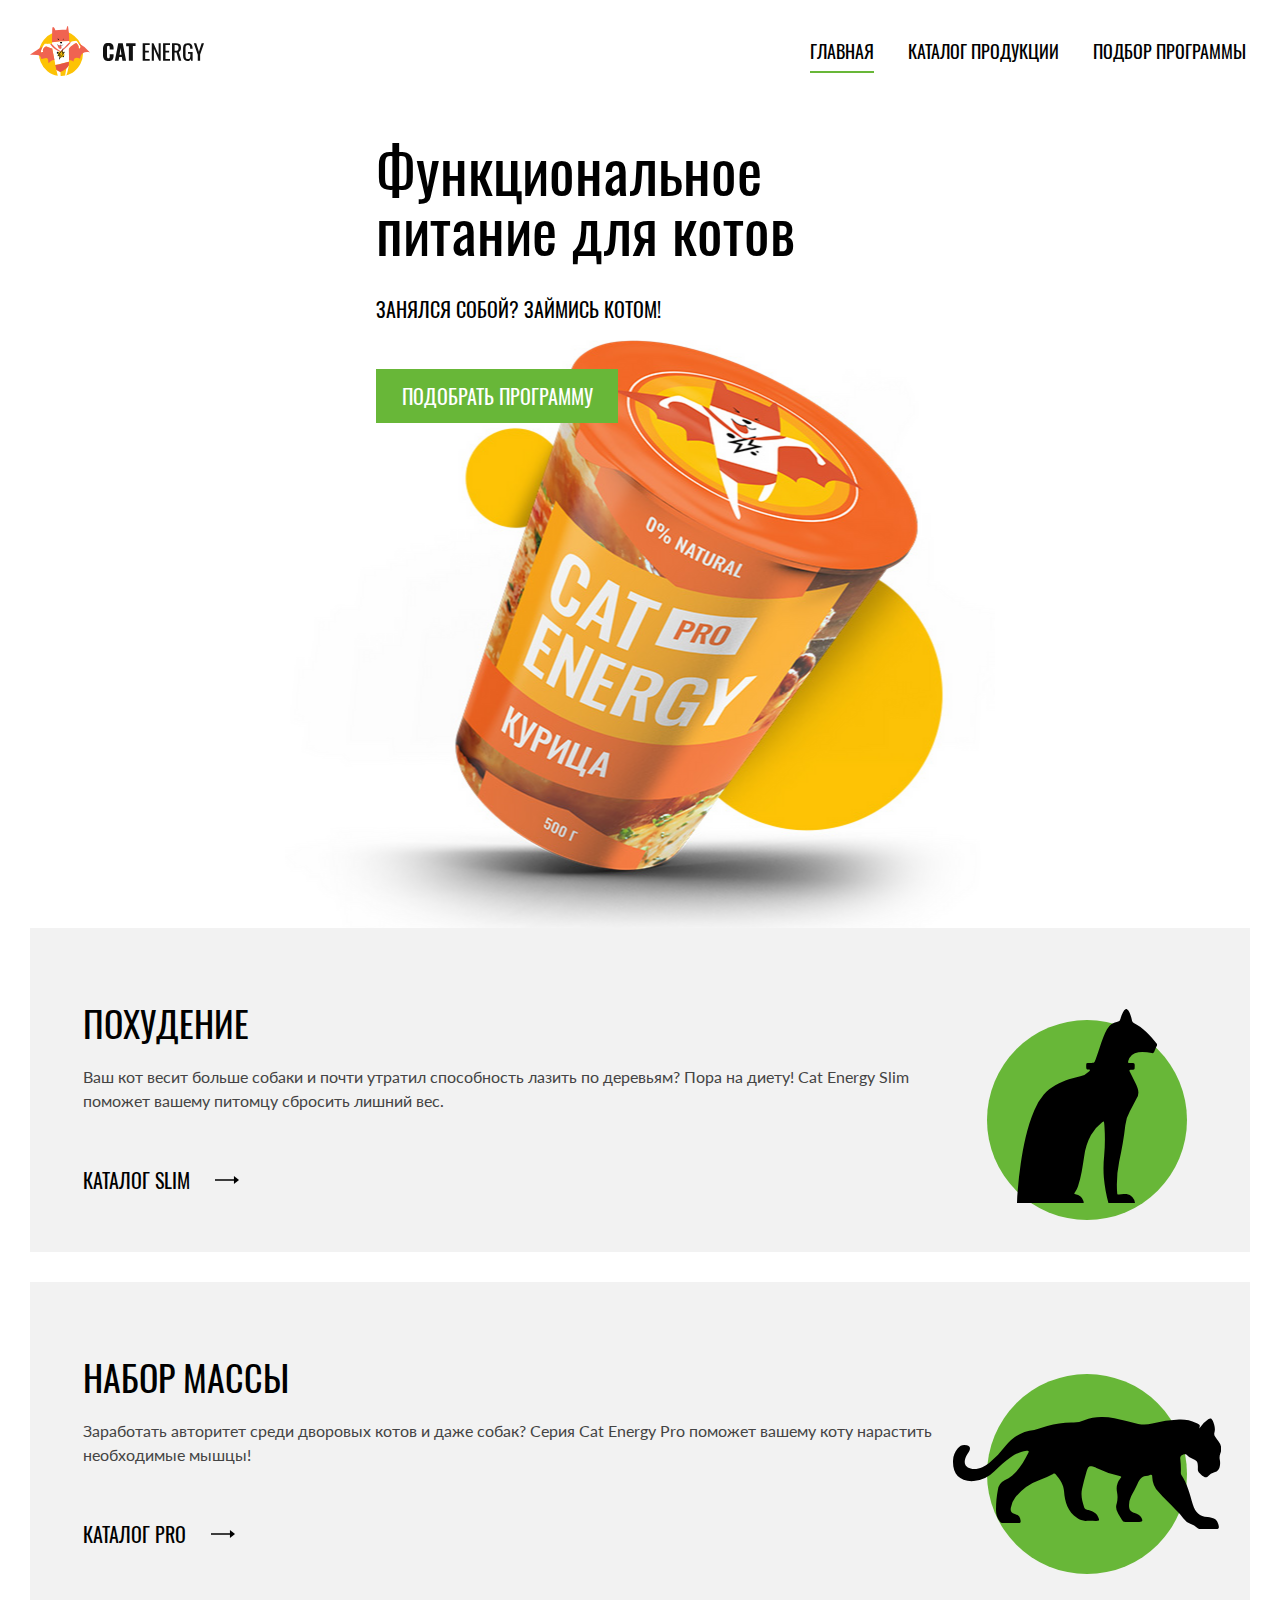
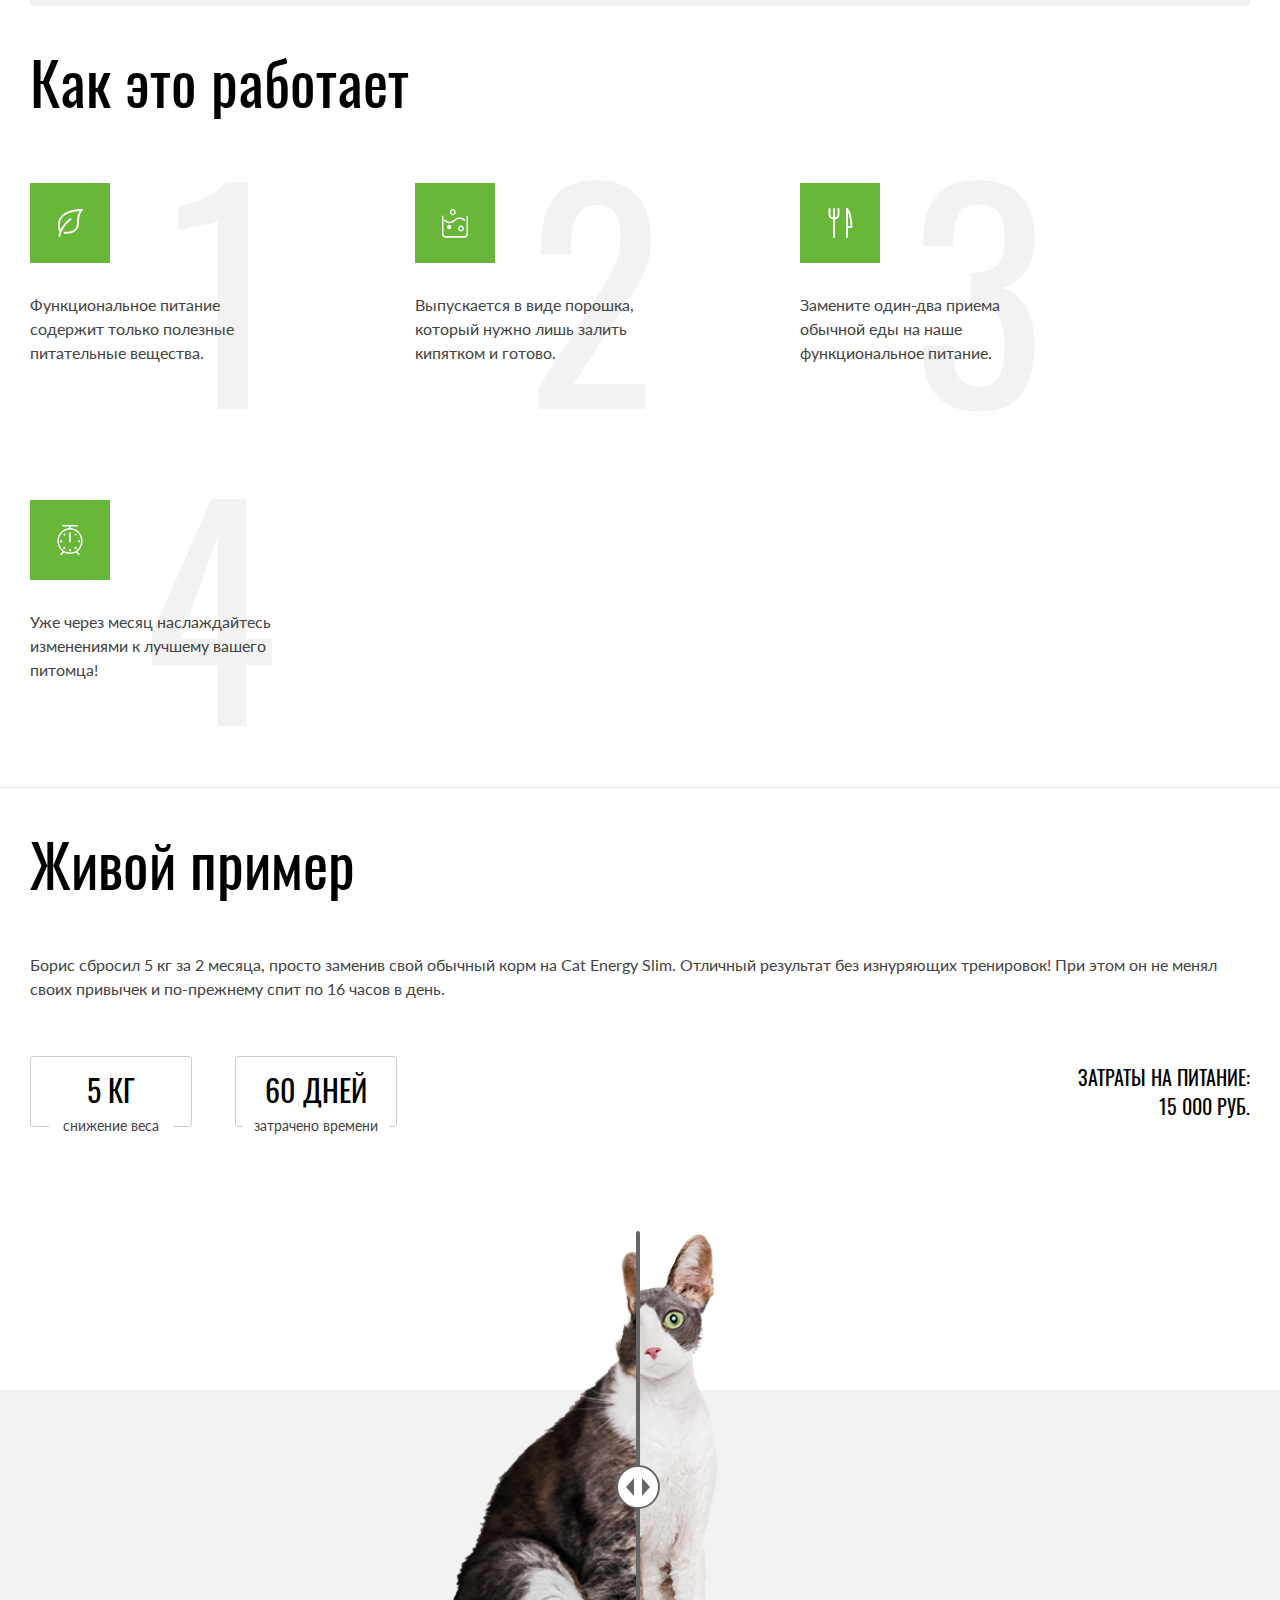
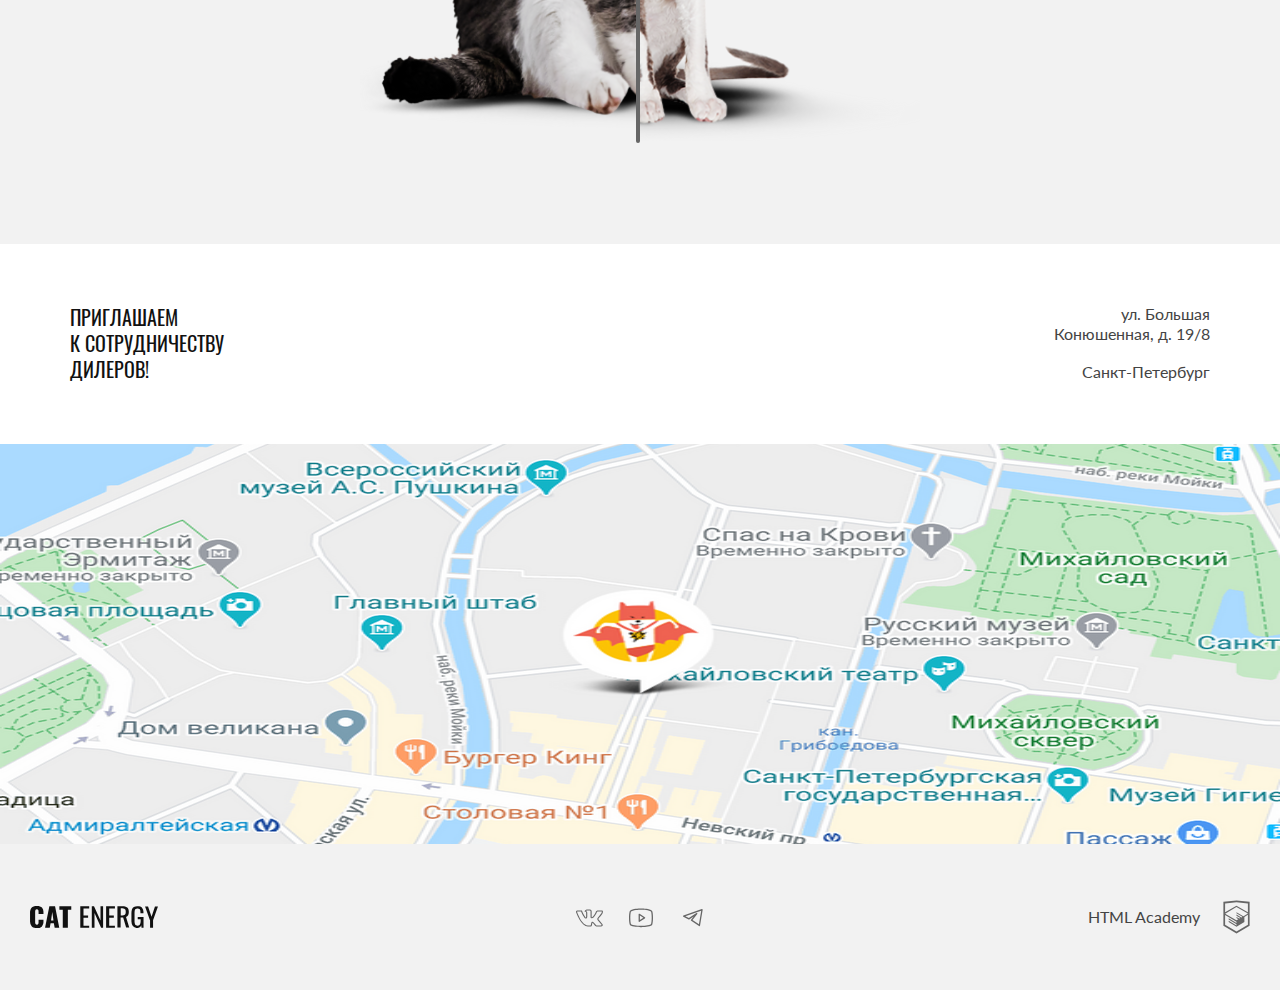
<file: 16/index.html>
<!DOCTYPE html><html class="page" lang="ru"><head><meta charset="UTF-8"><title>Кэт энерджи</title><meta name="viewport" content="width=device-width,initial-scale=1"><link rel="stylesheet" href="styles/styles.css"><link rel="preload" href="fonts/oswald/oswaldregular.woff2" type="font/woff2" as="font" crossorigin="anonymous"><link rel="preload" href="fonts/lato/Lato-Regular.woff2" type="font/woff2" as="font" crossorigin="anonymous"><link rel="icon" href="favicon.ico"><link rel="icon" href="favicons/icon.svg" type="image/svg+xml"><link rel="apple-touch-icon" href="favicons/180.png"><link rel="manifest" href="manifest.webmanifest"><script src="scripts/index.js" defer="defer"></script></head><body class="page__body page__body--index"><header class="main-header"><div class="main-header__wrapper"><a class="main-header__logo logo" href="index.html"><picture><source width="70" height="59" type="image/svg+xml" media="(min-width: 1440px)" srcset="images/logo-desktop.svg"><source width="60" height="50" type="image/svg+xml" media="(min-width: 768px)" srcset="images/logo-tablet.svg"><img class="logo__icon" src="images/logo-mobile.svg" width="33" height="38" alt="Иконка Кэт энерджи"></picture><img class="logo__name" src="images/logo-name.svg" width="101" height="18" alt="Название Кэт энерджи"></a><nav class="main-nav main-nav--index"><button class="main-nav__toggle" type="button"><span class="visually-hidden">Открыть меню</span> <span class="main-nav__toggle-icon"></span></button><ul class="main-nav__list"><li class="main-nav__item"><a class="main-nav__link main-nav__link--active" href="#">Главная</a></li><li class="main-nav__item"><a class="main-nav__link" href="catalog.html">Каталог продукции</a></li><li class="main-nav__item"><a class="main-nav__link" href="#">Подбор программы</a></li></ul></nav></div></header><main class="main-page"><h1 class="visually-hidden">Кэт энерджи</h1><section class="banner"><div class="banner__wrapper"><h2 class="banner__title">Функциональное питание для котов</h2><p class="banner__slogan">Занялся собой? Займись котом!</p><picture><source width="552" height="499" type="image/png" media="(min-width: 1440px)" srcset="images/banner/banner-desktop@1x.png, images/banner/banner-desktop@2x.png 2x"><source width="709" height="609" type="image/png" media="(min-width: 768px)" srcset="images/banner/banner-tablet@1x.png, images/banner/banner-tablet@2x.png 2x"><img class="banner__image" src="images/banner/banner-mobile@1x.png" srcset="images/banner/banner-mobile@2x.png 2x" width="280" height="270" alt="Функциональное питание для котов"></picture><a class="banner__button button" href="#">подобрать программу</a></div></section><section class="programs"><ul class="programs__list"><li class="programs__item program"><h3 class="program__title program__title--slim">Похудение</h3><p class="program__description">Ваш кот весит больше собаки и почти утратил способность лазить по деревьям? Пора на диету! Cat Energy Slim поможет вашему питомцу сбросить лишний вес.</p><a class="program__link" href="catalog.html">каталог slim</a></li><li class="programs__item program"><h3 class="program__title program__title--pro">Набор массы</h3><p class="program__description">Заработать авторитет среди дворовых котов и даже собак? Серия Cat Energy Pro поможет вашему коту нарастить необходимые мышцы!</p><a class="program__link" href="catalog.html">каталог pro</a></li></ul></section><section class="about"><div class="about__wrapper"><h2 class="about__title title">Как это работает</h2><ul class="about__list about-list"><li class="about-list__item"><p class="about-list__item-description about-list__item-description--first">Функциональное питание содержит только полезные питательные вещества.</p></li><li class="about-list__item"><p class="about-list__item-description about-list__item-description--second">Выпускается в виде порошка, который нужно лишь залить кипятком и готово.</p></li><li class="about-list__item"><p class="about-list__item-description about-list__item-description--third">Замените один-два приема обычной еды на наше функциональное питание.</p></li><li class="about-list__item"><p class="about-list__item-description about-list__item-description--fourth">Уже через месяц наслаждайтесь изменениями к лучшему вашего питомца!</p></li></ul></div></section><section class="sample"><div class="sample__wrapper"><div class="sample__wrapper-top"><h2 class="sample__title title">Живой пример</h2><p class="sample__description">Борис сбросил 5 кг за 2 месяца, просто заменив свой обычный корм на Cat Energy Slim. Отличный результат без изнуряющих тренировок! При этом он не менял своих привычек и по-прежнему спит по 16 часов в день.</p><div class="sample__wrapper-labels"><div class="sample__labels labels"><div class="labels__item"><p class="labels__title">5 КГ</p><p class="labels__description">снижение веса</p></div><div class="labels__item"><p class="labels__title">60 дней</p><p class="labels__description">затрачено времени</p></div></div><div class="sample__total"><span class="sample__total-label">Затраты на питание:</span> <span class="sample__total-value">15 000 РУБ.</span></div></div></div><div class="sample__slider sample-slider"><div class="sample-slider__slide sample-slider__slide--before"><picture><source width="560" height="512" type="image/png" media="(min-width: 768px)" srcset="images/slider/slider-before-tablet@1x.png, images/slider/slider-before-tablet@2x.png 2x"><img class="sample-slider__image" src="images/slider/slider-before-mobile@1x.png" srcset="images/slider/slider-before-mobile@2x.png 2x" width="280" height="256" alt="Было"></picture></div><div class="sample-slider__slide sample-slider__slide--after"><picture><source width="560" height="512" type="image/png" media="(min-width: 768px)" srcset="images/slider/slider-after-tablet@1x.png, images/slider/slider-after-tablet@2x.png 2x"><img class="sample-slider__image" src="images/slider/slider-after-mobile@1x.png" srcset="images/slider/slider-after-mobile@2x.png 2x" width="280" height="256" alt="Стало"></picture></div><button class="sample-slider__thumb" type="button"><span class="visually-hidden">Сравнить</span></button></div></div></section><section class="contacts"><div class="contacts__wrapper-inner"><h2 class="visually-hidden">Контакты</h2><p class="contacts__offer">приглашаем к&nbsp;сотрудничеству дилеров!</p><p class="contacts__address"><span class="contacts__street">ул. Большая Конюшенная, д. 19/8</span> <span class="contacts__city">Санкт-Петербург</span></p></div><div class="contacts__map map"><picture><source width="1440" height="400" type="image/png" media="(min-width: 1440px)" srcset="images/map/map-desktop@1x.png, images/map/map-desktop@2x.png 2x"><source width="768" height="400" type="image/png" media="(min-width: 768px)" srcset="images/map/map-tablet@1x.png, images/map/map-tablet@2x.png 2x"><img class="map__image" src="images/map/map-mobile@1x.png" srcset="images/map/map-mobile@2x.png 2x" width="320" height="362" alt="Карта"></picture></div></section></main><footer class="main-footer"><div class="main-footer__wrapper"><a class="main-footer__logo logo logo--footer" href="#"><img class="logo__name" src="images/logo-name.svg" width="128" height="24" alt="Название Кэт энерджи"></a><div class="main-footer__social social"><ul class="social__list"><li class="social__item"><a class="social__link social__link--vkontakte" href="https://vk.com/htmlacademy"><span class="visually-hidden">Мы в Вконтакте</span></a></li><li class="social__item"><a class="social__link social__link--youtube" href="https://www.youtube.com/@HTMLAcademyTV"><span class="visually-hidden">Мы в Ютубе</span></a></li><li class="social__item"><a class="social__link social__link--telegram" href="https://htmlacademy.t.me/"><span class="visually-hidden">Мы в Телеграмм</span></a></li></ul></div><a class="main-footer__copyright copyright" href="#"><span class="copyright__text">HTML Academy</span></a></div></footer></body></html>
</file>
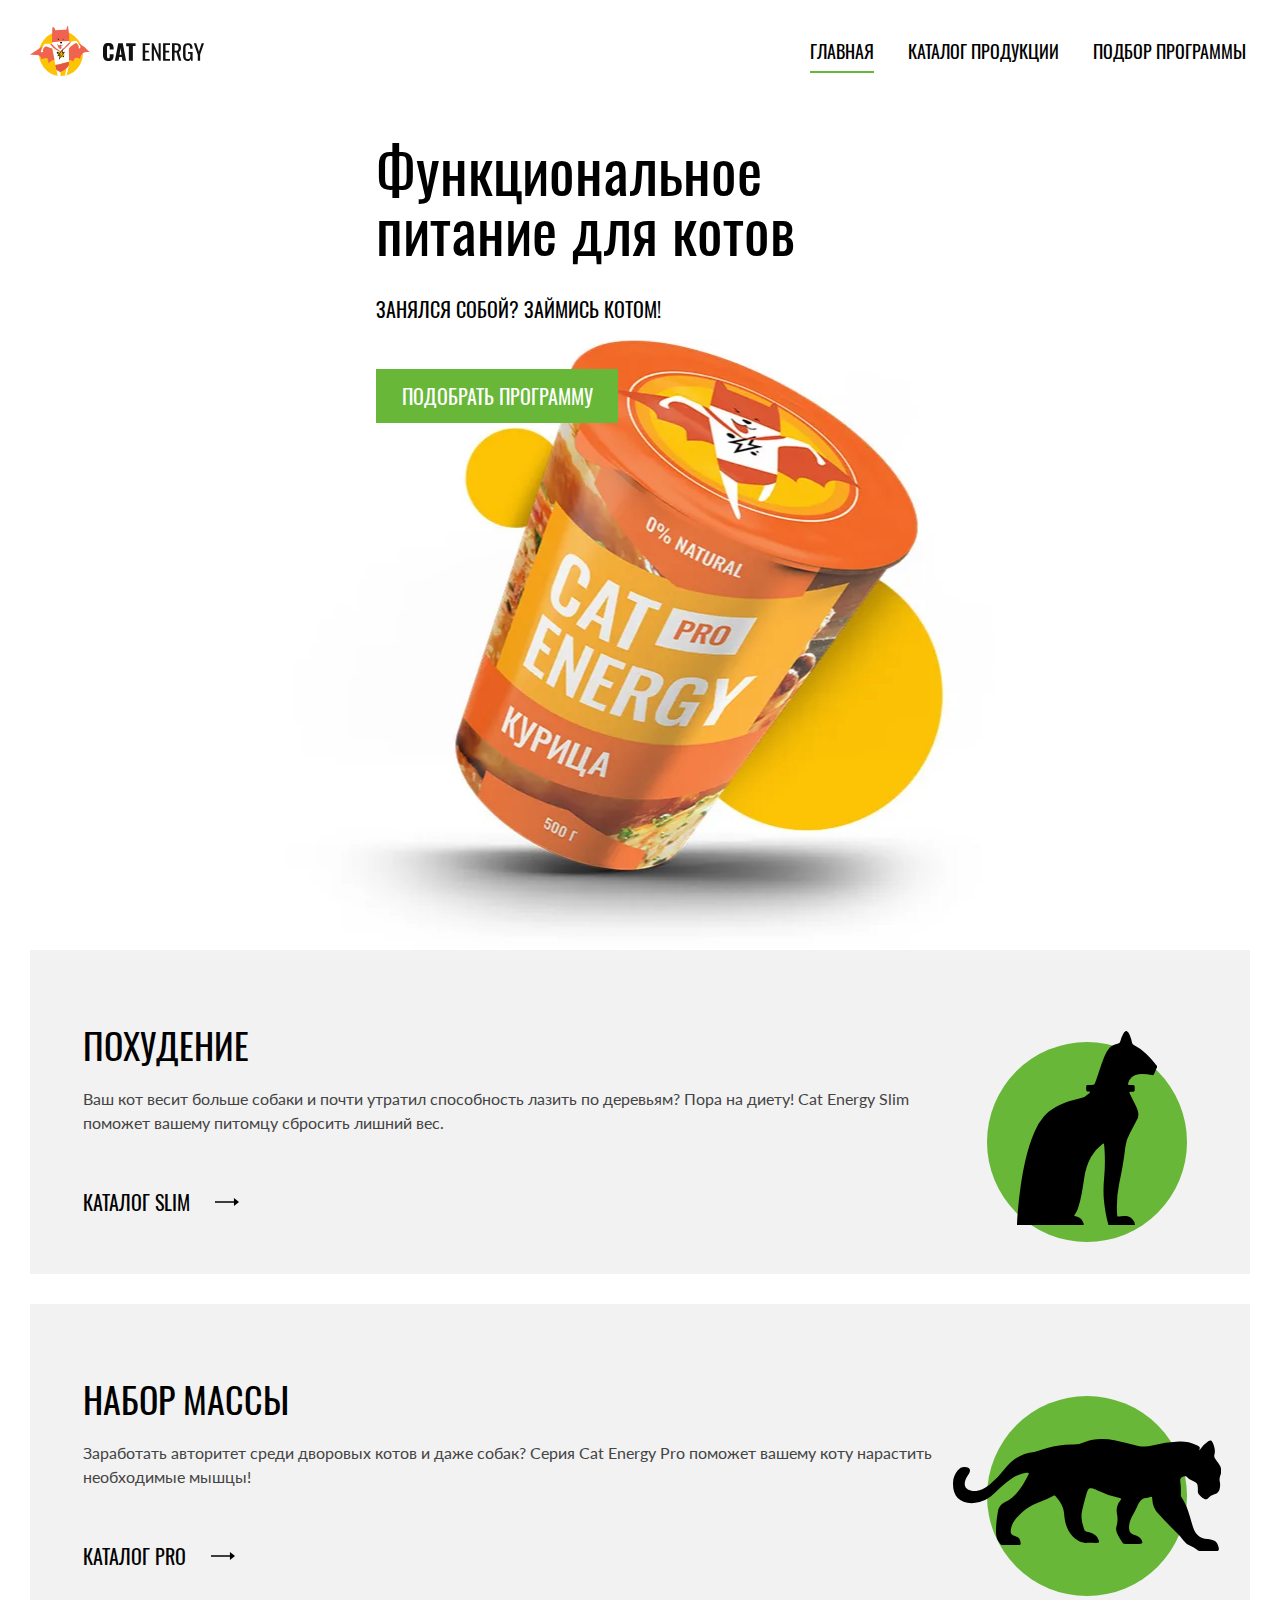
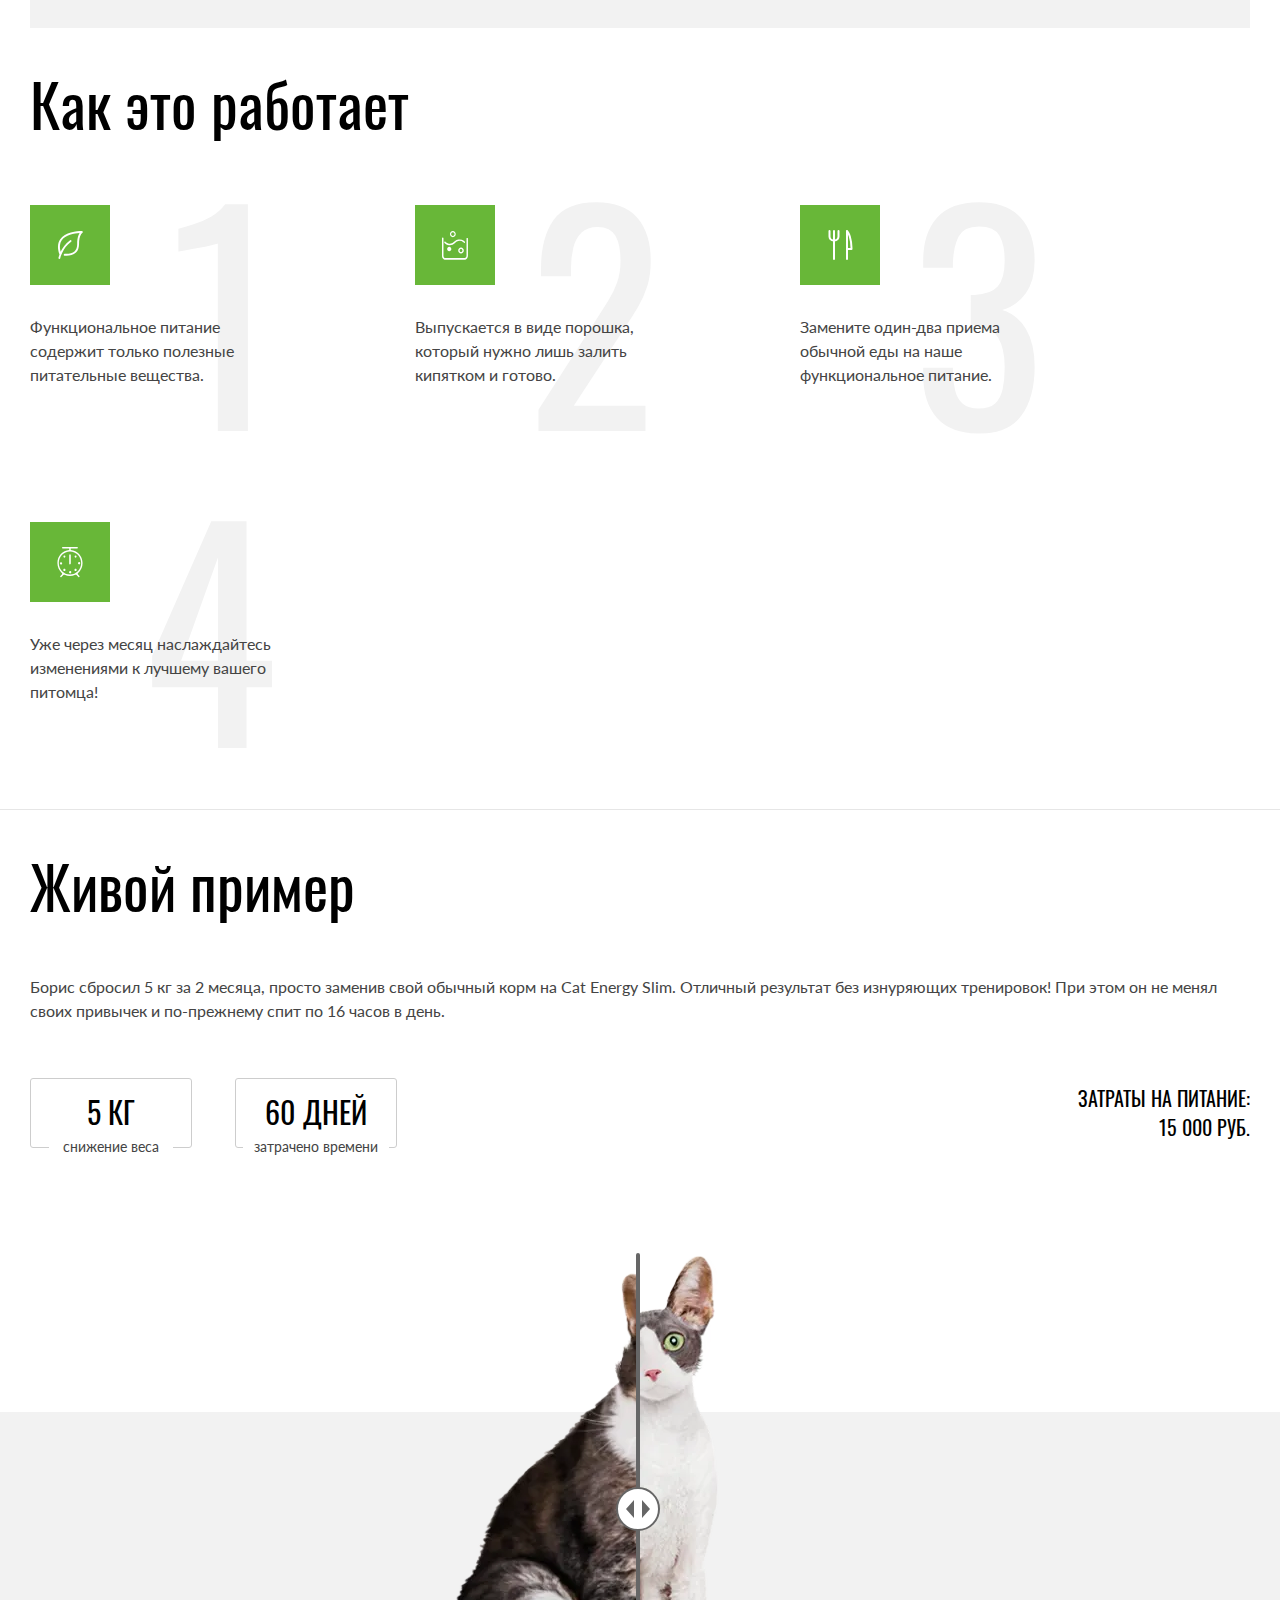
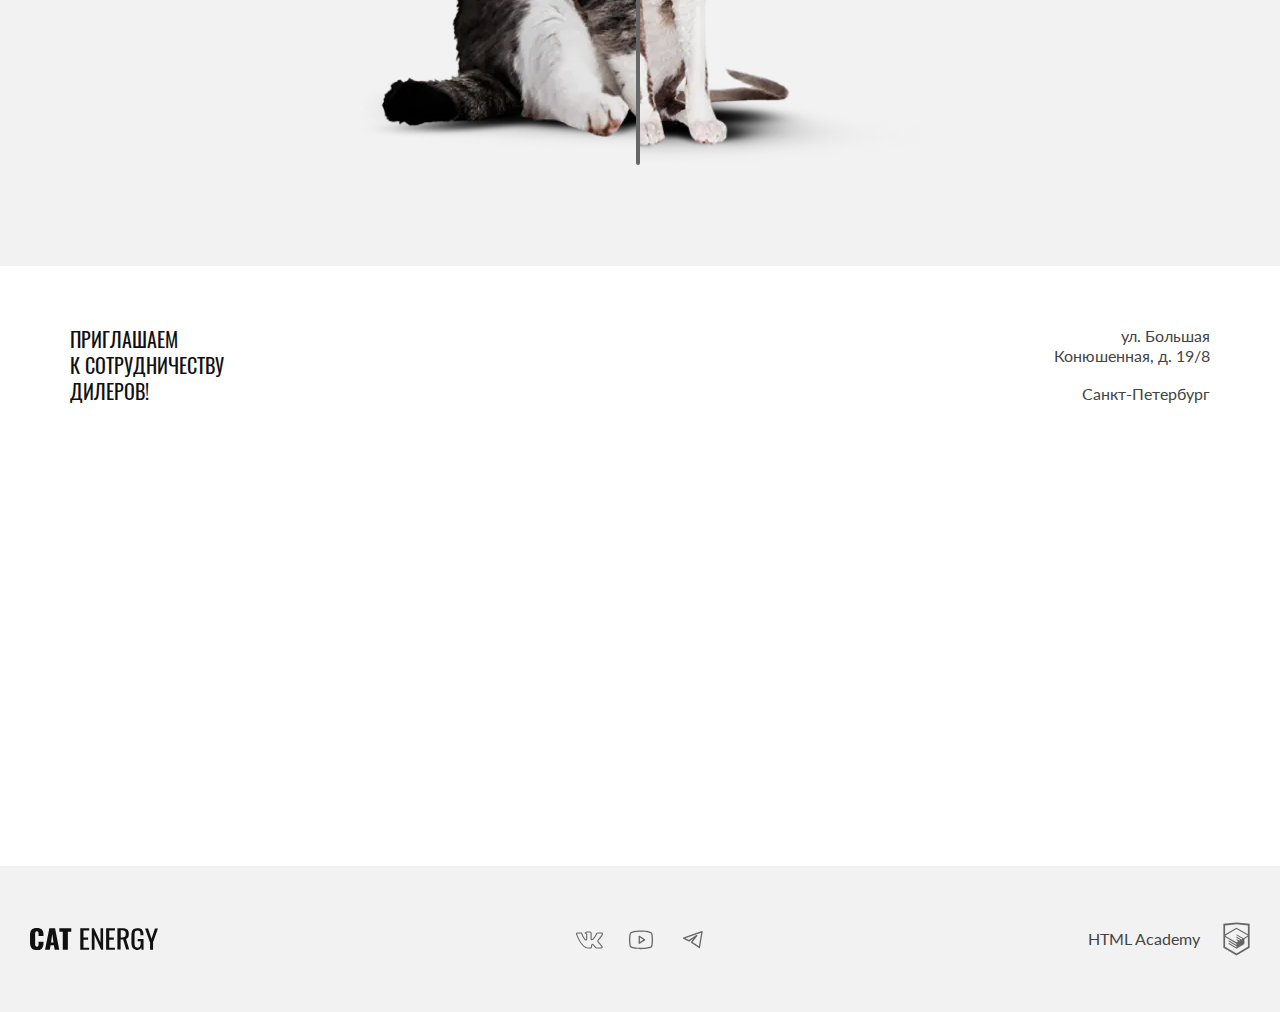
<file: 17/index.html>
<!DOCTYPE html><html class="page" lang="ru"><head><meta charset="UTF-8"><title>Кэт энерджи</title><meta name="viewport" content="width=device-width,initial-scale=1"><link rel="stylesheet" href="styles/styles.css"><link rel="preload" href="fonts/oswald/oswaldregular.woff2" type="font/woff2" as="font" crossorigin="anonymous"><link rel="preload" href="fonts/lato/Lato-Regular.woff2" type="font/woff2" as="font" crossorigin="anonymous"><link rel="icon" href="favicon.ico"><link rel="icon" href="favicons/icon.svg" type="image/svg+xml"><link rel="apple-touch-icon" href="favicons/180.png"><link rel="manifest" href="manifest.webmanifest"><script src="scripts/index.js" defer="defer"></script></head><body class="page__body page__body--index"><header class="main-header"><div class="main-header__wrapper"><a class="main-header__logo logo" href="index.html"><picture><source width="70" height="59" type="image/svg+xml" media="(min-width: 1440px)" srcset="images/logo-desktop.svg"><source width="60" height="50" type="image/svg+xml" media="(min-width: 768px)" srcset="images/logo-tablet.svg"><img class="logo__icon" src="images/logo-mobile.svg" width="33" height="38" alt="Иконка Кэт энерджи"></picture><img class="logo__name" src="images/logo-name.svg" width="101" height="18" alt="Название Кэт энерджи"></a><nav class="main-nav main-nav--index"><button class="main-nav__toggle" type="button"><span class="visually-hidden">Открыть меню</span> <span class="main-nav__toggle-icon"></span></button><ul class="main-nav__list"><li class="main-nav__item"><a class="main-nav__link main-nav__link--active" href="#">Главная</a></li><li class="main-nav__item"><a class="main-nav__link" href="catalog.html">Каталог продукции</a></li><li class="main-nav__item"><a class="main-nav__link" href="#">Подбор программы</a></li></ul></nav></div></header><main class="main-page"><h1 class="visually-hidden">Кэт энерджи</h1><section class="banner"><div class="banner__wrapper"><h2 class="banner__title">Функциональное питание для котов</h2><p class="banner__slogan">Занялся собой? Займись котом!</p><picture><source width="552" height="499" type="image/webp" media="(min-width: 1440px)" srcset="images/banner/banner-desktop@1x.webp, images/banner/banner-desktop@2x.webp 2x"><source type="image/webp" media="(min-width: 768px)" srcset="images/banner/banner-tablet@1x.webp, images/banner/banner-tablet@2x.webp 2x"><source width="280" height="270" type="image/webp" srcset="images/banner/banner-mobile@1x.webp, images/banner/banner-mobile@2x.webp 2x"><source width="552" height="499" type="image/png" media="(min-width: 1440px)" srcset="images/banner/banner-desktop@1x.png, images/banner/banner-desktop@2x.png 2x"><source width="709" height="609" type="image/png" media="(min-width: 768px)" srcset="images/banner/banner-tablet@1x.png, images/banner/banner-tablet@2x.png 2x"><img class="banner__image" src="images/banner/banner-mobile@1x.png" srcset="images/banner/banner-mobile@2x.png 2x" width="280" height="270" alt="Функциональное питание для котов"></picture><a class="banner__button button" href="#">подобрать программу</a></div></section><section class="programs"><ul class="programs__list"><li class="programs__item program"><h3 class="program__title program__title--slim">Похудение</h3><p class="program__description">Ваш кот весит больше собаки и почти утратил способность лазить по деревьям? Пора на диету! Cat Energy Slim поможет вашему питомцу сбросить лишний вес.</p><a class="program__link" href="catalog.html">каталог slim</a></li><li class="programs__item program"><h3 class="program__title program__title--pro">Набор массы</h3><p class="program__description">Заработать авторитет среди дворовых котов и даже собак? Серия Cat Energy Pro поможет вашему коту нарастить необходимые мышцы!</p><a class="program__link" href="catalog.html">каталог pro</a></li></ul></section><section class="about"><div class="about__wrapper"><h2 class="about__title title">Как это работает</h2><ul class="about__list about-list"><li class="about-list__item"><p class="about-list__item-description about-list__item-description--first">Функциональное питание содержит только полезные питательные вещества.</p></li><li class="about-list__item"><p class="about-list__item-description about-list__item-description--second">Выпускается в виде порошка, который нужно лишь залить кипятком и готово.</p></li><li class="about-list__item"><p class="about-list__item-description about-list__item-description--third">Замените один-два приема обычной еды на наше функциональное питание.</p></li><li class="about-list__item"><p class="about-list__item-description about-list__item-description--fourth">Уже через месяц наслаждайтесь изменениями к лучшему вашего питомца!</p></li></ul></div></section><section class="sample"><div class="sample__wrapper"><div class="sample__wrapper-top"><h2 class="sample__title title">Живой пример</h2><p class="sample__description">Борис сбросил 5 кг за 2 месяца, просто заменив свой обычный корм на Cat Energy Slim. Отличный результат без изнуряющих тренировок! При этом он не менял своих привычек и по-прежнему спит по 16 часов в день.</p><div class="sample__wrapper-labels"><div class="sample__labels labels"><div class="labels__item"><p class="labels__title">5 КГ</p><p class="labels__description">снижение веса</p></div><div class="labels__item"><p class="labels__title">60 дней</p><p class="labels__description">затрачено времени</p></div></div><div class="sample__total"><span class="sample__total-label">Затраты на питание:</span> <span class="sample__total-value">15 000 РУБ.</span></div></div></div><div class="sample__slider sample-slider"><div class="sample-slider__slide sample-slider__slide--before"><picture><source width="560" height="512" type="image/webp" media="(min-width: 768px)" srcset="images/slider/slider-before-tablet@1x.webp, images/slider/slider-before-tablet@2x.webp 2x"><source width="280" height="256" type="image/webp" srcset="images/slider/slider-before-mobile@1x.webp, images/slider/slider-before-mobile@2x.webp 2x"><source width="560" height="512" type="image/png" media="(min-width: 768px)" srcset="images/slider/slider-before-tablet@1x.png, images/slider/slider-before-tablet@2x.png 2x"><img class="sample-slider__image" src="images/slider/slider-before-mobile@1x.png" srcset="images/slider/slider-before-mobile@2x.png 2x" width="280" height="256" alt="Было"></picture></div><div class="sample-slider__slide sample-slider__slide--after"><picture><source width="560" height="512" type="image/webp" media="(min-width: 768px)" srcset="images/slider/slider-after-tablet@1x.webp, images/slider/slider-after-tablet@2x.webp 2x"><source width="280" height="256" type="image/webp" srcset="images/slider/slider-after-mobile@1x.webp, images/slider/slider-after-mobile@2x.webp 2x"><source width="560" height="512" type="image/png" media="(min-width: 768px)" srcset="images/slider/slider-after-tablet@1x.png, images/slider/slider-after-tablet@2x.png 2x"><img class="sample-slider__image" src="images/slider/slider-after-mobile@1x.png" srcset="images/slider/slider-after-mobile@2x.png 2x" width="280" height="256" alt="Стало"></picture></div><button class="sample-slider__thumb" type="button"><span class="visually-hidden">Сравнить</span></button></div></div></section><section class="contacts"><div class="contacts__wrapper-inner"><h2 class="visually-hidden">Контакты</h2><p class="contacts__offer">приглашаем к&nbsp;сотрудничеству дилеров!</p><p class="contacts__address"><span class="contacts__street">ул. Большая Конюшенная, д. 19/8</span> <span class="contacts__city">Санкт-Петербург</span></p></div><div class="contacts__map map"><iframe class="map__interactive" src="https://www.google.com/maps/embed?pb=!1m18!1m12!1m3!1d1188.3747148908358!2d30.321976362522797!3d59.9387780691652!2m3!1f0!2f0!3f0!3m2!1i1024!2i768!4f13.1!3m3!1m2!1s0x4696310fca5afc31%3A0xa24b26c0d196de71!2z0JHQvtC70YzRiNCw0Y8g0JrQvtC90Y7RiNC10L3QvdCw0Y8g0YPQuy4sIDE5LCDQodCw0L3QutGCLdCf0LXRgtC10YDQsdGD0YDQsywgMTkxMTg2!5e0!3m2!1sru!2sru!4v1748892903360!5m2!1sru!2sru" width="320" height="362" style="border:0;" allowfullscreen="" loading="lazy" referrerpolicy="no-referrer-when-downgrade"></iframe></div></section></main><footer class="main-footer"><div class="main-footer__wrapper"><a class="main-footer__logo logo logo--footer" href="#"><img class="logo__name" src="images/logo-name.svg" width="128" height="24" alt="Название Кэт энерджи"></a><div class="main-footer__social social"><ul class="social__list"><li class="social__item"><a class="social__link social__link--vkontakte" href="https://vk.com/htmlacademy"><span class="visually-hidden">Мы в Вконтакте</span></a></li><li class="social__item"><a class="social__link social__link--youtube" href="https://www.youtube.com/@HTMLAcademyTV"><span class="visually-hidden">Мы в Ютубе</span></a></li><li class="social__item"><a class="social__link social__link--telegram" href="https://htmlacademy.t.me/"><span class="visually-hidden">Мы в Телеграмм</span></a></li></ul></div><a class="main-footer__copyright copyright" href="#"><span class="copyright__text">HTML Academy</span></a></div></footer></body></html>
</file>
<file: 16/styles/styles.css>
@font-face{font-family:Oswald;font-weight:400;font-style:normal;font-display:swap;src:url(../fonts/oswald/oswaldregular.woff2)format("woff2")}@font-face{font-family:Lato;font-weight:400;font-style:normal;font-display:swap;src:url(../fonts/lato/Lato-Regular.woff2)format("woff2")}.visually-hidden{white-space:nowrap;-webkit-clip-path:inset(100%);clip-path:inset(100%);clip:rect(0 0 0 0);border:0;width:1px;height:1px;margin:-1px;padding:0;position:absolute;overflow:hidden}.page__body{color:#444;margin:0;padding:0;font-family:Lato,Arial,sans-serif;font-weight:400}@media (width>=1440px){.page__body--index{position:relative}.page__body--index:after{content:"";background-image:linear-gradient(90deg,#68b738d9,#68b738d9),url(../images/banner/banner-bg-desktop@1x.jpg);background-position:50%,0;background-size:100%,cover;width:50%;height:694px;position:absolute;top:0;right:0}}.title{color:#000;margin:0;font-family:Oswald,Arial,sans-serif;font-size:36px;font-weight:400;line-height:40px}@media (width>=768px){.title{font-size:60px;line-height:60px}}.main-header{position:relative}@media (width>=1440px){.main-header{z-index:1}}.main-header__wrapper{max-width:1220px;margin:0 auto;padding:12px 0}@media (width>=768px){.main-header__wrapper{flex-direction:row;justify-content:space-between;align-items:center;padding:25px 30px;display:flex}}@media (width>=1440px){.main-header__wrapper{padding:55px 30px 0}}.logo{grid-template-columns:repeat(3,1fr);align-items:center;padding:0 20px;display:grid}.logo--footer{border-bottom:1px solid #d9d9d9;grid-template-columns:1fr;padding:19px 20px}.logo--footer .logo__name{width:128px;height:auto}.logo:hover,.logo:focus{opacity:.8}.logo:active{opacity:.6}@media (width>=768px){.logo{column-gap:13px;padding:0;display:flex}.logo--footer{border-bottom:none}}.logo__name{margin:0 auto}@media (width>=1440px){.logo__name{width:118px;height:auto}}.main-nav{font-family:Oswald,Arial,sans-serif;font-weight:400}@media (width>=768px){.main-nav{max-width:70%}}@media (width>=1440px){.main-nav--index .main-nav__link{color:#fff}}@media (width>=768px){.main-nav--index .main-nav__link--active{border-bottom:2px solid #68b738}}@media (width>=1440px){.main-nav--index .main-nav__link--active{border-color:#fff}}.main-nav__list{z-index:1;background:#fff;flex-direction:column;margin:0;padding:0;list-style:none;display:none;position:absolute;top:66px;left:0;right:0}@media (width>=768px){.main-nav__list{flex-flow:wrap;justify-content:flex-end;column-gap:26px;display:flex;position:static}}@media (width>=1440px){.main-nav__list{background:0 0;column-gap:29px}}.main-nav__list--active{display:block}.main-nav__list--nojs{display:block;position:static}.main-nav__link{text-align:center;text-transform:uppercase;color:#000;border-top:1px solid #e6e6e6;padding:22px 30px 24px;font-size:20px;line-height:20px;text-decoration:none;display:block}@media (width>=768px){.main-nav__link{border-top:none;margin:0 4px 6px;padding:14px 0 8px;font-size:18px;line-height:24px}.main-nav__link:hover,.main-nav__link:focus{opacity:.6}.main-nav__link:active{opacity:.3}}@media (width>=1440px){.main-nav__link{margin:0 2px;padding:14px 0 10px;font-size:20px;line-height:100%}}@media (width>=768px){.main-nav__link--active{border-bottom:2px solid #68b738}}.main-nav__toggle{z-index:1;background:0 0;border:none;justify-content:center;align-items:center;width:24px;height:24px;padding:0;display:flex;position:absolute;top:50%;right:20px;transform:translateY(-50%)}@media (width>=768px){.main-nav__toggle{display:none}}.main-nav__toggle--active .main-nav__toggle-icon{background:0 0}.main-nav__toggle--active .main-nav__toggle-icon:before{transition:all .3s;top:0;transform:rotate(-45deg)}.main-nav__toggle--active .main-nav__toggle-icon:after{transition:all .3s;bottom:0;transform:rotate(45deg)}.main-nav__toggle-icon{background:#000;width:100%;height:1px;transition:background .3s;position:relative}.main-nav__toggle-icon:before,.main-nav__toggle-icon:after{content:"";background:#000;width:100%;height:1px;position:absolute;top:8px;right:0}.main-nav__toggle-icon:after{top:auto;bottom:8px}.main-nav__toggle--nojs{display:none}.main-page{overflow:hidden}.subtitle{color:#000;font-family:Oswald,Arial,sans-serif;font-size:24px;font-weight:400;line-height:36px}.subtitle:before{content:"";z-index:0;background:#68b738;width:100vw;height:2px;margin:0 0 -18px;display:block;box-shadow:-100vh 0 #68b738}@media (width>=768px){.subtitle:before{margin:0 0 -16px}}@media (width>=1440px){.subtitle:before{margin:0 0 -19px}}@media (width>=768px){.subtitle{font-size:32px;line-height:32px}}@media (width>=1440px){.subtitle{font-size:40px;line-height:40px}}.subtitle__txt{background:#fff;width:auto;padding:0 40px 0 0;display:inline-block}@media (width>=768px){.subtitle__txt{padding:0 40px}}@media (width>=1440px){.subtitle__txt{margin:0 0 0 -40px}}.button{text-transform:uppercase;color:#fff;background-color:#68b738;border:none;justify-content:center;align-items:center;padding:10px 20px;font-family:Oswald,Arial,sans-serif;font-size:16px;line-height:20px;text-decoration:none;display:flex}.button:hover,.button:focus{background-color:#5eaa2f}.button:active{color:#ffffff4d;background-color:#5eaa2f}.button--secondary{color:#444;background-color:#f2f2f2}.button--secondary:hover,.button--secondary:focus{background-color:#ebebeb}.button--secondary:active{color:#444;background-color:#ebebeb}.banner{background-image:linear-gradient(#68b738d9 302px,#fff 302px),url(../images/banner/banner-bg-mobile@1x.jpg),linear-gradient(90deg,#4f4e54,#424147);background-position:top;background-repeat:no-repeat;background-size:100%,auto,99% 99%;padding:27px 20px 0;position:relative}@media (width>=768px){.banner{background-image:none;padding:35px 30px 505px}}@media (width>=1440px){.banner{min-height:470px;padding:107px 30px 82px}}@media (width>=768px){.banner__wrapper{max-width:528px;margin:0 auto;padding:0}}@media (width>=1440px){.banner__wrapper{max-width:1220px}}.banner__title{text-align:center;color:#fff;margin:0 0 25px;font-family:Oswald,Arial,sans-serif;font-size:36px;font-weight:400;line-height:36px}@media (width>=768px){.banner__title{color:#000;text-align:left;max-width:420px;margin:0 0 40px;font-size:60px;line-height:60px}}@media (width>=1440px){.banner__title{margin-left:80px}}.banner__slogan{text-align:center;text-transform:uppercase;color:#fff;max-width:420px;margin-bottom:29px;font-family:Oswald,Arial,sans-serif;font-size:14px;line-height:14px}@media (width>=768px){.banner__slogan{text-align:left;color:#000;margin:0 0 50px;font-size:20px;line-height:20px}}@media (width>=1440px){.banner__slogan{margin:0 0 52px 80px}}@media (width>=768px){.banner__button{box-sizing:border-box;width:242px;padding:14px 20px;font-size:20px;line-height:26px}}@media (width>=1440px){.banner__button{margin-left:80px}}.banner__image{margin:0 0 3px;display:block}@media (width>=768px){.banner__image{z-index:-1;width:100%;max-width:709px;height:auto;margin:0;position:absolute;bottom:0;right:50%;transform:translate(50%,21px)}}@media (width>=768px) and (width>=1440px){.banner__image{z-index:1;width:552px;top:26px;left:calc(50% - 163px);right:auto;transform:none}}.programs{padding:20px 20px 0}@media (width>=768px){.programs{padding:0 30px}}.programs__list{margin:0;padding:0;list-style:none}@media (width>=1440px){.programs__list{grid-template-columns:1fr 1fr;gap:80px;max-width:1220px;margin:0 auto;display:grid}}.program{background-color:#f2f2f2;margin-bottom:20px;padding:24px 20px 18px}.program:last-child{margin-bottom:0}@media (width>=768px){.program{margin-bottom:30px;padding:77px 316px 58px 53px;position:relative}}@media (width>=1440px){.program{margin-bottom:0;padding:47px 52px 60px}}.program__title{text-transform:uppercase;color:#000;margin:0 0 22px;padding-left:70px;font-family:Oswald,Arial,sans-serif;font-size:24px;font-weight:400;line-height:50px;text-decoration:none;position:relative}@media (width>=768px){.program__title{margin:0 0 24px;padding:0;font-size:36px;line-height:36px;position:static}}@media (width>=1440px){.program__title{margin:0 0 39px;padding-left:162px;line-height:100px;position:relative}}.program__title:before{content:"";background-color:#68b738;border-radius:50%;width:50px;height:50px;position:absolute;top:0;left:0}@media (width>=768px){.program__title:before{width:200px;height:200px;top:92px;left:auto;right:63px}}@media (width>=1440px){.program__title:before{width:100px;height:100px;top:0;left:0;right:auto}}.program__title:after{content:"";background-repeat:no-repeat;position:absolute}.program__title--slim:after{background-image:url(../icons/stack.svg#cat-sit);background-size:36px;width:36px;height:50px;top:-3px;left:7px}@media (width>=768px){.program__title--slim:after{background-position:50%;background-size:194px;width:140px;height:194px;top:81px;left:auto;right:93px}}@media (width>=1440px){.program__title--slim:after{background-size:70px;width:70px;height:97px;top:-6px;left:15px;right:auto}}.program__title--pro:after{background-image:url(../icons/stack.svg#cat);width:67px;height:28px;top:11px;left:-9px}@media (width>=768px){.program__title--pro:after{background-position:50%;background-size:268px;width:268px;height:112px;top:135px;left:auto;right:29px}}@media (width>=1440px){.program__title--pro:after{background-size:134px;width:134px;height:56px;top:20px;left:-19px;right:auto}}.program__description{border-bottom:1px solid #d9d9d9;margin:0 0 15px;padding-bottom:22px;font-size:14px;line-height:18px}@media (width>=768px){.program__description{border-bottom:none;margin:0 0 53px;padding:0;font-size:16px;line-height:24px}}@media (width>=1440px){.program__description{margin:0 0 28px}}.program__link{text-transform:uppercase;color:#000;align-items:center;gap:25px;padding:4px 0;font-family:Oswald,Arial,sans-serif;font-size:16px;line-height:16px;text-decoration:none;display:flex}@media (width>=768px){.program__link{font-size:20px;line-height:100%}}@media (width>=1440px){.program__link{gap:25px}}.program__link:after{content:"";background-image:url(../icons/stack.svg#arrow-right-long);background-repeat:no-repeat;width:24px;height:12px}.program__link:hover:after,.program__link:focus:after{width:32px;transition:width .3s}.program__link:active{opacity:.3}.about{padding:20px 20px 49px}@media (width>=768px){.about{border-bottom:1px solid #e6e6e6;padding:45px 30px 47px}}@media (width>=1440px){.about{border-bottom:none;padding:72px 30px 69px}}.about__wrapper{max-width:1220px;margin:0 auto}.about__title{margin-bottom:40px}@media (width>=768px){.about__title{margin-bottom:32px}}.about-list{margin:0;padding:0;list-style:none}@media (width>=768px){.about-list{counter-reset:myCounter;flex-wrap:wrap;gap:37px 143px;display:flex}}@media (width>=1440px){.about-list{gap:83px}}.about-list__item{margin-bottom:20px}.about-list__item:last-child{margin-bottom:0}@media (width>=768px){.about-list__item{box-sizing:border-box;width:242px;min-height:280px;margin-bottom:0;padding:40px 0 20px;position:relative}.about-list__item:before{z-index:-1;counter-increment:myCounter;content:counter(myCounter);color:#f2f2f2;font-family:Oswald,Arial,sans-serif;font-size:280px;line-height:280px;position:absolute;top:0;right:-4px}}@media (width>=1440px){.about-list__item:before{right:-2px}}.about-list__item-description{align-items:center;gap:20px;margin:0;font-size:14px;line-height:18px;display:flex}@media (width>=768px){.about-list__item-description{gap:30px;font-size:16px;line-height:24px}}.about-list__item-description:before{content:"";background-color:#68b738;background-position:50%;background-repeat:no-repeat;flex:none;width:60px;height:60px}@media (width>=768px){.about-list__item-description:before{width:80px;height:80px}}.about-list__item-description--first:before{background-image:url(../icons/stack.svg#icon_leaf);background-size:30px 32px}.about-list__item-description--second:before{background-image:url(../icons/stack.svg#icon_cup);background-size:26px 29px}.about-list__item-description--third:before{background-image:url(../icons/stack.svg#icon_eat);background-size:25px 30px}.about-list__item-description--fourth:before{background-image:url(../icons/stack.svg#icon_watch);background-size:26px 31px}@media (width>=768px){.about-list__item-description{flex-direction:column;align-items:flex-start}}.sample{background-color:#f2f2f2;padding:25px 20px 40px;position:relative}@media (width>=768px){.sample{background-image:linear-gradient(#fff 57%,#f2f2f2 57%);padding:45px 0 101px}}@media (width>=1440px){.sample{background-image:linear-gradient(#fff 23%,#f2f2f2 23%);padding:0 0 70px}}.sample__wrapper{max-width:1220px;margin:0 auto}@media (width>=768px){.sample__wrapper{padding:0 30px}}@media (width>=1440px){.sample__wrapper{justify-content:space-between;display:flex}}@media (width>=768px){.sample__wrapper-top{flex-wrap:wrap;justify-content:space-between;align-items:center;margin-bottom:5px;display:flex}}@media (width>=1440px){.sample__wrapper-top{flex-direction:column;justify-content:flex-start;align-items:start;max-width:433px}}.sample__title{margin-bottom:40px}@media (width>=768px){.sample__title{margin-bottom:60px}}@media (width>=1440px){.sample__title{margin-bottom:146px}}.sample__wrapper-labels{width:100%}@media (width>=768px){.sample__wrapper-labels{justify-content:space-between;align-items:center;margin-bottom:99px;display:flex}}@media (width>=1440px){.sample__wrapper-labels{flex-direction:column;align-items:flex-start;margin-bottom:0}}.sample__labels{margin-bottom:34px}@media (width>=768px){.sample__labels{margin-bottom:0}}@media (width>=1440px){.sample__labels{margin-bottom:60px}}.sample__description{margin:0 0 20px;font-size:14px;line-height:18px}@media (width>=768px){.sample__description{margin:0 0 55px;font-size:16px;line-height:24px}}@media (width>=1440px){.sample__description{margin:0 0 69px}}@media (width>=768px){.sample__labels-wrapper{justify-content:space-between;align-items:center;display:flex}}.sample__total{text-transform:uppercase;color:#000;text-align:center;margin-bottom:20px;font-family:Oswald,Arial,sans-serif;font-size:14px;line-height:20px}@media (width>=768px){.sample__total{flex-direction:column;align-items:flex-end;margin-bottom:0;font-size:20px;display:flex}}@media (width>=1440px){.sample__total{flex-direction:row;column-gap:66px}}@media (width>=768px){.sample__total-label{margin-bottom:9px}}@media (width>=1440px){.sample__total-label{margin-bottom:0}}.sample-slider__image{display:block}.labels{grid-template-columns:repeat(2,1fr);gap:32px;display:grid}@media (width>=768px){.labels{grid-template-columns:repeat(2,162px);column-gap:43px}}.labels__item{border:1px solid #cdcdcd;border-radius:3px;padding:14px 5px 17px}@media (width>=768px){.labels__item:first-child .labels__description{max-width:124px}}.labels__title{text-align:center;text-transform:uppercase;color:#000;margin:0 0 8px;font-family:Oswald,Arial,sans-serif;font-size:24px;line-height:24px}@media (width>=768px){.labels__title{margin:0 0 11px;font-size:30px;line-height:37px}}.labels__description{box-sizing:border-box;text-align:center;background:#f2f2f2;max-width:87px;margin:0 auto -32px;padding:0 14px;font-size:12px;line-height:12px}@media (width>=768px){.labels__description{background:#fff;max-width:146px;margin:0 auto -24px;padding:0 10px;font-size:14px;line-height:14px}}@media (width>=1440px){.labels__description{background:#f2f2f2}}.sample-slider{grid-template-columns:50% 50%;width:100%;max-width:280px;margin:0 auto;display:grid;position:relative}@media (width>=768px){.sample-slider{max-width:560px}}@media (width>=1440px){.sample-slider{margin:0 0 16px}}.sample-slider__slide{overflow:hidden}.sample-slider__slide--after .sample-slider__image{transform:translate(-50%)}.sample-slider__thumb{cursor:pointer;background:#666;border-style:none;border-radius:2px;width:4px;height:100%;padding:0;font-size:0;position:absolute;top:0;right:50%}.sample-slider__thumb:after{content:"";background-color:#666;width:40px;height:40px;position:absolute;top:50%;left:50%;transform:translate(-50%,-50%);-webkit-mask:url(../icons/stack.svg#arrows) 50%/24px no-repeat;mask:url(../icons/stack.svg#arrows) 50%/24px no-repeat}.sample-slider__thumb:before{content:"";background-color:#fff;border:2px solid #666;border-radius:50%;width:40px;height:40px;position:absolute;top:50%;left:50%;transform:translate(-50%,-50%)}.sample-slider__thumb:hover,.sample-slider__thumb:hover:after{background-color:#68b738}.sample-slider__thumb:hover:before{border-color:#68b738}.sample-slider__thumb:active{opacity:.6}.catalog{border-top:1px solid #d9d9d9;max-width:1220px;margin:0 auto;padding:27px 0 0}@media (width>=768px){.catalog{border-top:none;padding:37px 30px 0}}@media (width>=1440px){.catalog{border-top:none;padding:71px 30px 0}}.catalog__title{color:#000;margin:0 0 41px 20px;font-family:Oswald,Arial,sans-serif;font-size:36px;font-weight:400;line-height:36px}@media (width>=768px){.catalog__title{margin:0 0 84px;font-size:60px;line-height:60px}}.catalog__list{border-bottom:1px solid #ebebeb}@media (width>=768px){.catalog__list{border-bottom:none;grid-template-columns:repeat(2,1fr);gap:140px 60px;padding:81px 0 0;display:grid}}@media (width>=1440px){.catalog__list{grid-template-columns:repeat(4,1fr);gap:144px 80px}}.card{border-top:1px solid #ebebeb;padding:20px 20px 25px}@media (width>=768px){.card{background:#f2f2f2;border-top:none;flex-direction:column;justify-content:space-between;padding:0 37px 41px;display:flex}.card--big-image .card__wrapper{margin-top:-67px}}@media (width>=1440px){.card--big-image .card__wrapper{margin-top:-81px}.card--big-image{padding:17px 37px 40px}}@media (width>=768px){.card--big-image .card__image-link{margin-bottom:27px}}@media (width>=1440px){.card--big-image .card__image-link{margin-bottom:19px}}.card__wrapper{grid-template-columns:repeat(2,1fr);align-items:center;margin:0 0 21px;display:grid}@media (width>=768px){.card__wrapper{text-align:center;height:100%;margin:-52px 0 31px;display:block}}.card__image-link{display:block}@media (width>=768px){.card__image-link{margin-bottom:40px}}@media (width>=1440px){.card__image-link{margin-bottom:31px}}.card__image{margin:auto;display:block}.card__title-link{color:#222;text-decoration:none}.card__title{text-transform:uppercase;color:#111;width:80px;margin:0 0 14px;font-family:Oswald,Arial,sans-serif;font-size:16px;font-weight:400;line-height:20px}@media (width>=768px){.card__title{width:135px;margin:0 auto 14px;font-size:20px;line-height:24px}}@media (width>=1440px){.card__title{margin:0 auto 18px}}.card__properties-list{margin:0;padding:0;font-size:12px;line-height:16px;list-style:none}@media (width>=768px){.card__properties-list{font-size:16px;line-height:20px}}.card__properties-item{justify-content:space-between;display:flex}@media (width>=768px){.card__properties-item{border-bottom:1px solid #cdcdcd;padding:7px 0 4px}}@media (width>=1440px){.card__properties-item{padding:6px 0}}.card--more{background-image:url(../icons/stack.svg#icon_plus);background-position:50% 25px;background-repeat:no-repeat;background-size:30px 30px;padding:78px 20px 23px}@media (width>=768px){.card--more{background-color:#fff;background-position:50% 50px;background-size:60px 60px;border:2px solid #f2f2f2;padding:148px 37px 40px}}.card--more .card__wrapper{flex-direction:column;align-items:center;height:100%;margin:0;display:flex}.card--more .card__title{width:auto;margin:0 0 8px}@media (width>=768px){.card--more .card__title{width:134px;margin:0 auto 25px}}.card--more .card__button{box-sizing:border-box;width:100%}.card__text{margin:0 0 21px;font-size:12px;line-height:16px}@media (width>=768px){.card__text{width:170px;margin:0 auto 82px;font-size:16px;line-height:18px}}.card__button{margin-top:auto}.additionals{max-width:1220px;margin:0 auto;padding:35px 20px 0}@media (width>=768px){.additionals{padding:86px 30px 0}}@media (width>=1440px){.additionals{padding:89px 30px 0}}.additionals__title{margin:0 0 29px}@media (width>=768px){.additionals__title{margin:0 0 80px}}@media (width>=1440px){.additionals__title{margin:0 0 79px}}.additionals__wrapper{padding:0}@media (width>=1440px){.additionals__wrapper{grid-template-columns:1fr 244px;column-gap:81px;display:grid}}.additionals__list{border-top:1px solid #cdcdcd;margin-bottom:35px}@media (width>=768px){.additionals__list{margin-bottom:70px}}@media (width>=1440px){.additionals__list{margin-bottom:0}}.additional-card{border-bottom:1px solid #cdcdcd;padding:13px 0 18px}@media (width>=768px){.additional-card{border:1px solid #cdcdcd;border-top:none;padding:26px 38px 28px}}@media (width>=1440px){.additional-card{border-left:none;border-right:none;grid-template-columns:1fr 244px;align-items:center;gap:40px;padding:15px 0 16px;display:grid}}@media (width>=768px){.additional-card__wrapper{justify-content:space-between;margin-bottom:24px;display:flex}}@media (width>=1440px){.additional-card__wrapper{margin-bottom:0}}.additional-card__title{text-transform:uppercase;color:#222;margin:0 0 13px;font-family:Oswald,Arial,sans-serif;font-size:16px;font-weight:400;line-height:16px}@media (width>=768px){.additional-card__title{margin:0;font-size:20px;line-height:20px}}.additional-card__properties{justify-content:space-between;margin:0 0 15px;font-size:14px;line-height:14px;display:flex}@media (width>=768px){.additional-card__properties{grid-template-columns:1fr 60px;gap:30px;margin:0;font-size:16px;line-height:20px;display:grid}}@media (width>=1440px){.additional-card__properties{width:285px}}.additional-card__properties-value{text-align:right;margin:0}.gift{background-color:#68b738;background-image:url(../icons/stack.svg#icon_gift),linear-gradient(#68b738d9,#68b738d9),url(../images/bg-gift-mobile@1x.png);background-position:50% 57px,50%,50%;background-repeat:no-repeat;background-size:78px 80px,cover,cover;padding:187px 61px 43px 58px}@media (width>=768px){.gift{background-image:url(../icons/stack.svg#icon_gift),linear-gradient(#68b738d9,#68b738d9),url(../images/bg-gift-tablet@1x.jpg);background-position:77px,50%,50%;background-size:80px 83px,cover,cover;padding:71px 125px 69px 20px}}@media (width>=1440px){.gift{background-image:url(../icons/stack.svg#icon_gift),linear-gradient(#68b738d9,#68b738d9),url(../images/bg-gift-desktop@1x.png);background-position:50% 56px,50%,50%;background-size:80px 83px,cover,cover;padding:184px 42px 43px}}.gift__text{text-align:center;color:#fff;margin:0;font-size:16px;line-height:20px}@media (width>=768px){.gift__text{text-align:left;width:161px;margin:0 0 0 auto}}@media (width>=1440px){.gift__text{text-align:center}}.promotions{max-width:1220px;margin:0 auto;padding:49px 20px 40px}@media (width>=768px){.promotions{padding:93px 30px 81px}}@media (width>=1440px){.promotions{padding:113px 0 104px}}.promotions__title{margin:0 0 26px}@media (width>=768px){.promotions__title{margin:0 0 66px}}@media (width>=1440px){.promotions__title{margin:0 0 72px}}.promotions__wrapper{max-width:632px;margin:0 auto}@media (width>=1440px){.promotions__wrapper{max-width:752px}}.promotions__description{text-align:center;color:#000;margin:0 0 24px;font-family:Oswald,Arial,sans-serif;font-size:16px;line-height:24px}@media (width>=768px){.promotions__description{font-size:24px;line-height:32px}.subscribe-form{grid-template-columns:1fr 256px;max-width:632px;margin:0 auto;display:grid}}@media (width>=1440px){.subscribe-form{max-width:752px}}.subscribe-form__input{box-sizing:border-box;color:#444;text-transform:uppercase;border:1px solid #e7e7e7;width:100%;height:56px;margin-bottom:16px;padding:13px;font-family:Oswald,Arial,sans-serif;font-size:20px;font-weight:400;line-height:100%}.subscribe-form__input::placeholder{color:#444}.subscribe-form__input:hover{border-color:#cdcdcd}.subscribe-form__input:focus{border-color:#444;box-shadow:inset 0 0 0 1px #444}.subscribe-form__input--invalid{border-color:#ff8282;box-shadow:inset 0 0 0 1px #ff8282}@media (width>=768px){.subscribe-form__input{margin-bottom:0}}.subscribe-form__button{box-sizing:border-box;width:100%;padding:15px 20px;font-size:20px;line-height:26px}@media (width>=768px){.subscribe-form__button{font-size:20px;line-height:26px}}.contacts{position:relative}.contacts--catalog{background:#f2f2f2}@media (width>=1440px){.contacts{grid-template-rows:minmax(400px,1fr);grid-template-columns:1fr 565px 655px 1fr;display:grid}.contacts__wrapper{width:100%;max-width:1220px;position:absolute;top:50%;left:50%;transform:translate(-50%,-50%)}}.contacts__wrapper-inner{grid-template-columns:repeat(2,1fr);padding:26px 20px;display:grid}@media (width>=768px){.contacts__wrapper-inner{grid-template-columns:163px 157px;justify-content:space-between;padding:60px 70px 62px}}@media (width>=1440px){.contacts__wrapper-inner{box-sizing:border-box;z-index:10;background-color:#fff;grid-area:1/2/2/3;align-self:center;width:565px;margin:-12px 0 0;padding:60px 80px}}.contacts__offer{text-transform:uppercase;color:#111;margin:0;font-family:Oswald,Arial,sans-serif;font-size:16px;line-height:20px}@media (width>=768px){.contacts__offer{font-size:20px;line-height:26px}}.contacts__address{margin:0;font-size:14px;line-height:20px}@media (width>=768px){.contacts__address{text-align:right;flex-direction:column;justify-content:space-between;font-size:16px;line-height:20px;display:flex}}@media (width>=1440px){.contacts__address{text-align:left}.contacts__map{grid-area:1/1/2/-1}}.map__image{width:100%;display:block}.main-footer{background-color:#f2f2f2;padding:20px}@media (width>=768px){.main-footer{padding:36px 30px}}@media (width>=1440px){.main-footer{padding:46px 30px}}.main-footer__wrapper{flex-direction:column;width:100%;max-width:1220px;margin:0 auto;display:flex}@media (width>=768px){.main-footer__wrapper{flex-direction:row;justify-content:space-between;align-items:center}}.social{border-bottom:1px solid #d9d9d9;padding:20px}@media (width>=768px){.social{border-bottom:none;margin:1px 0 0 36px}}.social__list{justify-content:center;column-gap:24px;margin:0;padding:0;list-style:none;display:flex}.social__link{width:28px;height:22px;display:block}.social__link:after{content:"";width:28px;height:22px;display:block}.social__link--vkontakte:after{background-color:#666;-webkit-mask:url(../icons/stack.svg#vk) 50%/27px no-repeat;mask:url(../icons/stack.svg#vk) 50%/27px no-repeat}.social__link--youtube:after{background-color:#666;-webkit-mask:url(../icons/stack.svg#youtube) 50%/24px no-repeat;mask:url(../icons/stack.svg#youtube) 50%/24px no-repeat}.social__link--telegram:after{background-color:#666;-webkit-mask:url(../icons/stack.svg#telegram) 50%/20px no-repeat;mask:url(../icons/stack.svg#telegram) 50%/20px no-repeat}.social__link:hover:after{background-color:#68b738}.social__link:active{opacity:.3}.copyright{color:#444;justify-content:space-between;align-items:center;padding:20px 0;font-size:16px;line-height:20px;text-decoration:none;display:flex}.copyright:after{content:"";background-color:#666;width:27px;height:34px;-webkit-mask:url(../icons/stack.svg#logo-htmlacademy) 0 0/27px no-repeat;mask:url(../icons/stack.svg#logo-htmlacademy) 0 0/27px no-repeat}.copyright:hover:after{background-color:#68b738}.copyright:active{opacity:.3}.copyright:active:after{background-color:#68b738}@media (width>=768px){.copyright{gap:23px}}
</file>
<file: 17/styles/styles.css>
@font-face{font-family:Oswald;font-weight:400;font-style:normal;font-display:swap;src:url(../fonts/oswald/oswaldregular.woff2)format("woff2")}@font-face{font-family:Lato;font-weight:400;font-style:normal;font-display:swap;src:url(../fonts/lato/Lato-Regular.woff2)format("woff2")}.visually-hidden{white-space:nowrap;-webkit-clip-path:inset(100%);clip-path:inset(100%);clip:rect(0 0 0 0);border:0;width:1px;height:1px;margin:-1px;padding:0;position:absolute;overflow:hidden}.page__body{color:#444;margin:0;padding:0;font-family:Lato,Arial,sans-serif;font-weight:400}@media (width>=1440px){.page__body--index{position:relative}.page__body--index:before{content:"";background-image:-webkit-linear-gradient(90deg,#68b738d9,#68b738d9),-webkit-image-set(url(../images/banner/banner-bg-desktop@1x.jpg) 1x,url(../images/banner/banner-bg-desktop@2x.jpg) 2x);background-image:linear-gradient(90deg,#68b738d9,#68b738d9),image-set("../images/banner/banner-bg-desktop@1x.jpg" 1x,"../images/banner/banner-bg-desktop@2x.jpg" 2x);background-position:50%,0;background-size:100%,cover;width:50%;height:694px;position:absolute;top:0;right:0}}.title{color:#000;margin:0;font-family:Oswald,Arial,sans-serif;font-size:36px;font-weight:400;line-height:40px}@media (width>=768px){.title{font-size:60px;line-height:60px}}.main-header{position:relative}@media (width>=1440px){.main-header{z-index:1}}.main-header__wrapper{max-width:1220px;margin:0 auto;padding:12px 0}@media (width>=768px){.main-header__wrapper{flex-direction:row;justify-content:space-between;align-items:center;padding:25px 30px;display:flex}}@media (width>=1440px){.main-header__wrapper{padding:55px 30px 0}}.logo{grid-template-columns:repeat(3,1fr);align-items:center;padding:0 20px;display:grid}.logo--footer{border-bottom:1px solid #d9d9d9;grid-template-columns:1fr;padding:19px 20px}.logo--footer .logo__name{width:128px;height:auto}.logo:hover,.logo:focus{opacity:.8}.logo:active{opacity:.6}@media (width>=768px){.logo{column-gap:13px;padding:0;display:flex}.logo--footer{border-bottom:none}}.logo__name{margin:0 auto}@media (width>=1440px){.logo__name{width:118px;height:auto}}.main-nav{font-family:Oswald,Arial,sans-serif;font-weight:400}@media (width>=768px){.main-nav{max-width:70%}}@media (width>=1440px){.main-nav--index .main-nav__link{color:#fff}}@media (width>=768px){.main-nav--index .main-nav__link--active{border-bottom:2px solid #68b738}}@media (width>=1440px){.main-nav--index .main-nav__link--active{border-color:#fff}}.main-nav__list{z-index:1;background:#fff;flex-direction:column;margin:0;padding:0;list-style:none;display:none;position:absolute;top:66px;left:0;right:0}@media (width>=768px){.main-nav__list{flex-flow:wrap;justify-content:flex-end;column-gap:26px;display:flex;position:static}}@media (width>=1440px){.main-nav__list{background:0 0;column-gap:29px}}.main-nav__list--active{display:block}.main-nav__list--nojs{display:block;position:static}.main-nav__link{text-align:center;text-transform:uppercase;color:#000;border-top:1px solid #e6e6e6;padding:22px 30px 24px;font-size:20px;line-height:20px;text-decoration:none;display:block}@media (width>=768px){.main-nav__link{border-top:none;margin:0 4px 6px;padding:14px 0 8px;font-size:18px;line-height:24px}.main-nav__link:hover,.main-nav__link:focus{opacity:.6}.main-nav__link:active{opacity:.3}}@media (width>=1440px){.main-nav__link{margin:0 2px;padding:14px 0 10px;font-size:20px;line-height:100%}}@media (width>=768px){.main-nav__link--active{border-bottom:2px solid #68b738}}.main-nav__toggle{z-index:1;background:0 0;border:none;justify-content:center;align-items:center;width:24px;height:24px;padding:0;display:flex;position:absolute;top:50%;right:20px;transform:translateY(-50%)}@media (width>=768px){.main-nav__toggle{display:none}}.main-nav__toggle--active .main-nav__toggle-icon{background:0 0}.main-nav__toggle--active .main-nav__toggle-icon:before{transition:all .3s;top:0;transform:rotate(-45deg)}.main-nav__toggle--active .main-nav__toggle-icon:after{transition:all .3s;bottom:0;transform:rotate(45deg)}.main-nav__toggle-icon{background:#000;width:100%;height:1px;transition:background .3s;position:relative}.main-nav__toggle-icon:before,.main-nav__toggle-icon:after{content:"";background:#000;width:100%;height:1px;position:absolute;top:8px;right:0}.main-nav__toggle-icon:after{top:auto;bottom:8px}.main-nav__toggle--nojs{display:none}.main-page{overflow:hidden}.subtitle{color:#000;font-family:Oswald,Arial,sans-serif;font-size:24px;font-weight:400;line-height:36px}.subtitle:before{content:"";z-index:0;background:#68b738;width:100vw;height:2px;margin:0 0 -18px;display:block;box-shadow:-100vh 0 #68b738}@media (width>=768px){.subtitle:before{margin:0 0 -16px}}@media (width>=1440px){.subtitle:before{margin:0 0 -19px}}@media (width>=768px){.subtitle{font-size:32px;line-height:32px}}@media (width>=1440px){.subtitle{font-size:40px;line-height:40px}}.subtitle__txt{background:#fff;width:auto;padding:0 40px 0 0;display:inline-block}@media (width>=768px){.subtitle__txt{padding:0 40px}}@media (width>=1440px){.subtitle__txt{margin:0 0 0 -40px}}.button{text-align:center;text-transform:uppercase;color:#fff;background-color:#68b738;border:none;padding:10px 20px;font-family:Oswald,Arial,sans-serif;font-size:16px;line-height:20px;text-decoration:none;display:block}.button:hover,.button:focus{background-color:#5eaa2f}.button:active{color:#ffffff4d;background-color:#5eaa2f}.button--secondary{color:#444;background-color:#f2f2f2}.button--secondary:hover,.button--secondary:focus{background-color:#ebebeb}.button--secondary:active{color:#444;background-color:#ebebeb}.banner{background-image:-webkit-linear-gradient(#68b738d9 302px,#fff 302px),-webkit-image-set(url(../images/banner/banner-bg-mobile@1x.jpg) 1x,url(../images/banner/banner-bg-mobile@2x.jpg) 2x),-webkit-linear-gradient(90deg,#4f4e54,#424147);background-image:linear-gradient(#68b738d9 302px,#fff 302px),image-set("../images/banner/banner-bg-mobile@1x.jpg" 1x,"../images/banner/banner-bg-mobile@2x.jpg" 2x),linear-gradient(90deg,#4f4e54,#424147);background-position:top;background-repeat:no-repeat;background-size:100%,auto,99% 99%;padding:27px 20px 0;position:relative}@media (width>=768px){.banner{background-image:none;padding:35px 30px 505px}}@media (width>=1440px){.banner{min-height:470px;padding:107px 30px 82px}}@media (width>=768px){.banner__wrapper{max-width:528px;margin:0 auto;padding:0}}@media (width>=1440px){.banner__wrapper{max-width:1220px}}.banner__title{text-align:center;color:#fff;margin:0 0 25px;font-family:Oswald,Arial,sans-serif;font-size:36px;font-weight:400;line-height:36px}@media (width>=768px){.banner__title{color:#000;text-align:left;max-width:420px;margin:0 0 40px;font-size:60px;line-height:60px}}@media (width>=1440px){.banner__title{margin-left:80px}}.banner__slogan{text-align:center;text-transform:uppercase;color:#fff;max-width:420px;margin-bottom:29px;font-family:Oswald,Arial,sans-serif;font-size:14px;line-height:14px}@media (width>=768px){.banner__slogan{text-align:left;color:#000;margin:0 0 50px;font-size:20px;line-height:20px}}@media (width>=1440px){.banner__slogan{margin:0 0 52px 80px}}@media (width>=768px){.banner__button{box-sizing:border-box;width:242px;padding:14px 20px;font-size:20px;line-height:26px}}@media (width>=1440px){.banner__button{margin-left:80px}}.banner__image{width:280px;height:270px;margin:0 0 3px;display:block}@media (width>=768px){.banner__image{z-index:-1;width:100%;max-width:709px;height:auto;margin:0;position:absolute;bottom:0;right:50%;transform:translate(50%,21px)}}@media (width>=768px) and (width>=1440px){.banner__image{z-index:1;width:552px;height:499px;top:26px;left:calc(50% - 163px);right:auto;transform:none}}.programs{padding:20px 20px 0}@media (width>=768px){.programs{padding:22px 30px 0}}@media (width>=1440px){.programs{padding:0 30px}}.programs__list{margin:0;padding:0;list-style:none}@media (width>=1440px){.programs__list{grid-template-columns:1fr 1fr;gap:80px;max-width:1220px;margin:0 auto;display:grid}}.program{background-color:#f2f2f2;margin-bottom:20px;padding:24px 20px 18px}.program:last-child{margin-bottom:0}@media (width>=768px){.program{margin-bottom:30px;padding:77px 316px 58px 53px;position:relative}}@media (width>=1440px){.program{margin-bottom:0;padding:47px 52px 60px}}.program__title{text-transform:uppercase;color:#000;margin:0 0 22px;padding-left:70px;font-family:Oswald,Arial,sans-serif;font-size:24px;font-weight:400;line-height:50px;text-decoration:none;position:relative}@media (width>=768px){.program__title{margin:0 0 24px;padding:0;font-size:36px;line-height:36px;position:static}}@media (width>=1440px){.program__title{margin:0 0 39px;padding-left:162px;line-height:100px;position:relative}}.program__title:before{content:"";background-color:#68b738;border-radius:50%;width:50px;height:50px;position:absolute;top:0;left:0}@media (width>=768px){.program__title:before{width:200px;height:200px;top:92px;left:auto;right:63px}}@media (width>=1440px){.program__title:before{width:100px;height:100px;top:0;left:0;right:auto}}.program__title:after{content:"";background-repeat:no-repeat;position:absolute}.program__title--slim:after{background-image:url(../icons/stack.svg#cat-sit);background-size:36px;width:36px;height:50px;top:-3px;left:7px}@media (width>=768px){.program__title--slim:after{background-position:50%;background-size:194px;width:140px;height:194px;top:81px;left:auto;right:93px}}@media (width>=1440px){.program__title--slim:after{background-size:70px;width:70px;height:97px;top:-6px;left:15px;right:auto}}.program__title--pro:after{background-image:url(../icons/stack.svg#cat);width:67px;height:28px;top:11px;left:-9px}@media (width>=768px){.program__title--pro:after{background-position:50%;background-size:268px;width:268px;height:112px;top:135px;left:auto;right:29px}}@media (width>=1440px){.program__title--pro:after{background-size:134px;width:134px;height:56px;top:20px;left:-19px;right:auto}}.program__description{border-bottom:1px solid #d9d9d9;margin:0 0 15px;padding-bottom:22px;font-size:14px;line-height:18px}@media (width>=768px){.program__description{border-bottom:none;margin:0 0 53px;padding:0;font-size:16px;line-height:24px}}@media (width>=1440px){.program__description{margin:0 0 28px}}.program__link{text-transform:uppercase;color:#000;align-items:center;gap:25px;padding:4px 0;font-family:Oswald,Arial,sans-serif;font-size:16px;line-height:16px;text-decoration:none;display:flex}@media (width>=768px){.program__link{font-size:20px;line-height:100%}}@media (width>=1440px){.program__link{gap:25px}}.program__link:after{content:"";background-image:url(../icons/stack.svg#arrow-right-long);background-repeat:no-repeat;width:24px;height:12px}.program__link:hover:after,.program__link:focus:after{width:32px;transition:width .3s}.program__link:active{opacity:.3}.about{padding:20px 20px 49px}@media (width>=768px){.about{border-bottom:1px solid #e6e6e6;padding:45px 30px 47px}}@media (width>=1440px){.about{border-bottom:none;padding:72px 30px 69px}}.about__wrapper{max-width:1220px;margin:0 auto}.about__title{margin-bottom:40px}@media (width>=768px){.about__title{margin-bottom:32px}}.about-list{margin:0;padding:0;list-style:none}@media (width>=768px){.about-list{counter-reset:myCounter;flex-wrap:wrap;gap:37px 143px;display:flex}}@media (width>=1440px){.about-list{gap:83px}}.about-list__item{margin-bottom:20px}.about-list__item:last-child{margin-bottom:0}@media (width>=768px){.about-list__item{box-sizing:border-box;width:242px;min-height:280px;margin-bottom:0;padding:40px 0 20px;position:relative}.about-list__item:before{z-index:-1;counter-increment:myCounter;content:counter(myCounter);color:#f2f2f2;font-family:Oswald,Arial,sans-serif;font-size:280px;line-height:280px;position:absolute;top:0;right:-4px}}@media (width>=1440px){.about-list__item:before{right:-2px}}.about-list__item-description{align-items:center;gap:20px;margin:0;font-size:14px;line-height:18px;display:flex}@media (width>=768px){.about-list__item-description{gap:30px;font-size:16px;line-height:24px}}.about-list__item-description:before{content:"";background-color:#68b738;background-position:50%;background-repeat:no-repeat;flex:none;width:60px;height:60px}@media (width>=768px){.about-list__item-description:before{width:80px;height:80px}}.about-list__item-description--first:before{background-image:url(../icons/stack.svg#icon_leaf);background-size:30px 32px}.about-list__item-description--second:before{background-image:url(../icons/stack.svg#icon_cup);background-size:26px 29px}.about-list__item-description--third:before{background-image:url(../icons/stack.svg#icon_eat);background-size:25px 30px}.about-list__item-description--fourth:before{background-image:url(../icons/stack.svg#icon_watch);background-size:26px 31px}@media (width>=768px){.about-list__item-description{flex-direction:column;align-items:flex-start}}.sample{background-color:#f2f2f2;padding:25px 20px 40px;position:relative}@media (width>=768px){.sample{background-image:linear-gradient(#fff 57%,#f2f2f2 57%);padding:45px 0 101px}}@media (width>=1440px){.sample{background-image:linear-gradient(#fff 23%,#f2f2f2 23%);padding:0 0 70px}}.sample__wrapper{max-width:1220px;margin:0 auto}@media (width>=768px){.sample__wrapper{padding:0 30px}}@media (width>=1440px){.sample__wrapper{justify-content:space-between;display:flex}}@media (width>=768px){.sample__wrapper-top{flex-wrap:wrap;justify-content:space-between;align-items:center;margin-bottom:5px;display:flex}}@media (width>=1440px){.sample__wrapper-top{flex-direction:column;justify-content:flex-start;align-items:start;max-width:433px}}.sample__title{margin-bottom:40px}@media (width>=768px){.sample__title{margin-bottom:60px}}@media (width>=1440px){.sample__title{margin-bottom:146px}}.sample__wrapper-labels{width:100%}@media (width>=768px){.sample__wrapper-labels{justify-content:space-between;margin-bottom:94px;display:flex}}@media (width>=1440px){.sample__wrapper-labels{flex-direction:column;align-items:flex-start;margin-bottom:0}}.sample__labels{margin-bottom:19px}@media (width>=768px){.sample__labels{margin-bottom:0}}@media (width>=1440px){.sample__labels{margin-bottom:45px}}.sample__description{margin:0 0 20px;font-size:14px;line-height:18px}@media (width>=768px){.sample__description{margin:0 0 55px;font-size:16px;line-height:24px}}@media (width>=1440px){.sample__description{margin:0 0 69px}}@media (width>=768px){.sample__labels-wrapper{justify-content:space-between;align-items:center;display:flex}}.sample__total{text-transform:uppercase;color:#000;text-align:center;margin-bottom:20px;font-family:Oswald,Arial,sans-serif;font-size:14px;line-height:20px}@media (width>=768px){.sample__total{flex-direction:column;align-items:flex-end;margin:10px 0 0;font-size:20px;display:flex}}@media (width>=1440px){.sample__total{flex-direction:row;column-gap:66px}}@media (width>=768px){.sample__total-label{margin-bottom:9px}}@media (width>=1440px){.sample__total-label{margin-bottom:0}}.labels{grid-template-columns:repeat(2,1fr);gap:32px;display:grid}@media (width>=768px){.labels{grid-template-columns:repeat(2,162px);column-gap:43px}.labels__item:first-child .labels__description{max-width:124px}}.labels__title{text-align:center;text-transform:uppercase;color:#000;border:1px solid #cdcdcd;border-radius:3px;margin:0;padding:14px 5px 17px;font-family:Oswald,Arial,sans-serif;font-size:24px;line-height:24px}@media (width>=768px){.labels__title{margin:0;font-size:30px;line-height:37px}}.labels__description{box-sizing:border-box;text-align:center;background:#f2f2f2;max-width:87px;margin:-10px auto 0;padding:0 14px;font-size:12px;line-height:12px}@media (width>=768px){.labels__description{background:#fff;max-width:146px;margin:-8px auto 0;padding:0 10px;font-size:14px;line-height:14px}}@media (width>=1440px){.labels__description{background:#f2f2f2}}.sample-slider{grid-template-columns:50% 50%;width:100%;max-width:280px;margin:0 auto;display:grid;position:relative}@media (width>=768px){.sample-slider{max-width:560px}}@media (width>=1440px){.sample-slider{margin:0 0 16px}}.sample-slider__slide{overflow:hidden}.sample-slider__image{width:280px;height:256px;display:block}@media (width>=768px){.sample-slider__image{width:560px;height:512px}}.sample-slider__slide--after .sample-slider__image{transform:translate(-50%)}.sample-slider__thumb{cursor:pointer;background:#666;border-style:none;border-radius:2px;width:4px;height:100%;padding:0;font-size:0;position:absolute;top:0;right:50%}.sample-slider__thumb:after{content:"";background-color:#666;width:40px;height:40px;position:absolute;top:50%;left:50%;transform:translate(-50%,-50%);-webkit-mask:url(../icons/stack.svg#arrows) 50%/24px no-repeat;mask:url(../icons/stack.svg#arrows) 50%/24px no-repeat}.sample-slider__thumb:before{content:"";background-color:#fff;border:2px solid #666;border-radius:50%;width:40px;height:40px;position:absolute;top:50%;left:50%;transform:translate(-50%,-50%)}.sample-slider__thumb:hover,.sample-slider__thumb:hover:after{background-color:#68b738}.sample-slider__thumb:hover:before{border-color:#68b738}.sample-slider__thumb:active{opacity:.6}.catalog{border-top:1px solid #d9d9d9;max-width:1220px;margin:0 auto;padding:27px 0 0}@media (width>=768px){.catalog{border-top:none;padding:37px 30px 0}}@media (width>=1440px){.catalog{border-top:none;padding:71px 30px 0}}.catalog__title{color:#000;margin:0 0 41px 20px;font-family:Oswald,Arial,sans-serif;font-size:36px;font-weight:400;line-height:36px}@media (width>=768px){.catalog__title{margin:0 0 84px;font-size:60px;line-height:60px}}.catalog__list{border-bottom:1px solid #ebebeb}@media (width>=768px){.catalog__list{border-bottom:none;grid-template-columns:repeat(2,1fr);gap:140px 60px;padding:81px 0 0;display:grid}}@media (width>=1440px){.catalog__list{grid-template-columns:repeat(4,1fr);gap:144px 80px}}.card{border-top:1px solid #ebebeb;padding:20px 20px 25px}@media (width>=768px){.card{background:#f2f2f2;border-top:none;flex-direction:column;justify-content:space-between;padding:0 37px 41px;display:flex}.card--big-image .card__wrapper{margin-top:-67px}}@media (width>=1440px){.card--big-image .card__wrapper{margin-top:-81px}.card--big-image{padding:17px 37px 40px}}@media (width>=768px){.card--big-image .card__image-link{margin-bottom:27px}}@media (width>=1440px){.card--big-image .card__image-link{margin-bottom:19px}}.card__wrapper{grid-template-columns:repeat(2,1fr);align-items:center;margin:0 0 21px;display:grid}@media (width>=768px){.card__wrapper{text-align:center;height:100%;margin:-52px 0 31px;display:block}}.card__image-link{display:block}@media (width>=768px){.card__image-link{margin-bottom:40px}}@media (width>=1440px){.card__image-link{margin-bottom:31px}}.card__image{margin:auto;display:block}.card__title-link{color:#222;text-decoration:none}.card__title{text-transform:uppercase;color:#111;width:80px;margin:0 0 14px;font-family:Oswald,Arial,sans-serif;font-size:16px;font-weight:400;line-height:20px}@media (width>=768px){.card__title{width:135px;margin:0 auto 14px;font-size:20px;line-height:24px}}@media (width>=1440px){.card__title{margin:0 auto 18px}}.card__properties-list{margin:0;padding:0;font-size:12px;line-height:16px;list-style:none}@media (width>=768px){.card__properties-list{font-size:16px;line-height:20px}}.card__properties-item{justify-content:space-between;display:flex}@media (width>=768px){.card__properties-item{border-bottom:1px solid #cdcdcd;padding:7px 0 4px}}@media (width>=1440px){.card__properties-item{padding:6px 0}}.card--more{background-image:url(../icons/stack.svg#icon_plus);background-position:50% 25px;background-repeat:no-repeat;background-size:30px 30px;padding:78px 20px 23px}@media (width>=768px){.card--more{background-color:#fff;background-position:50% 50px;background-size:60px 60px;border:2px solid #f2f2f2;padding:148px 37px 40px}}.card--more .card__wrapper{flex-direction:column;align-items:center;height:100%;margin:0;display:flex}.card--more .card__title{width:auto;margin:0 0 8px}@media (width>=768px){.card--more .card__title{width:134px;margin:0 auto 25px}}.card--more .card__button{box-sizing:border-box;width:100%}.card__text{margin:0 0 21px;font-size:12px;line-height:16px}@media (width>=768px){.card__text{width:170px;margin:0 auto 82px;font-size:16px;line-height:18px}}.card__button{margin-top:auto}.additionals{max-width:1220px;margin:0 auto;padding:35px 20px 0}@media (width>=768px){.additionals{padding:86px 30px 0}}@media (width>=1440px){.additionals{padding:89px 30px 0}}.additionals__title{margin:0 0 29px}@media (width>=768px){.additionals__title{margin:0 0 80px}}@media (width>=1440px){.additionals__title{margin:0 0 79px}}.additionals__wrapper{padding:0}@media (width>=1440px){.additionals__wrapper{grid-template-columns:1fr 244px;column-gap:81px;display:grid}}.additionals__list{border-top:1px solid #cdcdcd;margin-bottom:35px}@media (width>=768px){.additionals__list{margin-bottom:70px}}@media (width>=1440px){.additionals__list{margin-bottom:0}}.additional-card{border-bottom:1px solid #cdcdcd;padding:13px 0 18px}@media (width>=768px){.additional-card{border:1px solid #cdcdcd;border-top:none;padding:26px 38px 28px}}@media (width>=1440px){.additional-card{border-left:none;border-right:none;grid-template-columns:1fr 244px;align-items:center;gap:40px;padding:15px 0 16px;display:grid}}@media (width>=768px){.additional-card__wrapper{justify-content:space-between;margin-bottom:24px;display:flex}}@media (width>=1440px){.additional-card__wrapper{margin-bottom:0}}.additional-card__title{text-transform:uppercase;color:#222;margin:0 0 13px;font-family:Oswald,Arial,sans-serif;font-size:16px;font-weight:400;line-height:16px}@media (width>=768px){.additional-card__title{margin:0;font-size:20px;line-height:20px}}.additional-card__properties{justify-content:space-between;margin:0 0 15px;font-size:14px;line-height:14px;display:flex}@media (width>=768px){.additional-card__properties{grid-template-columns:1fr 60px;gap:30px;margin:0;font-size:16px;line-height:20px;display:grid}}@media (width>=1440px){.additional-card__properties{width:285px}}.additional-card__properties-value{text-align:right;margin:0}.gift{background-color:#68b738;background-image:url(../icons/stack.svg#icon_gift),-webkit-linear-gradient(#68b738d9,#68b738d9),-webkit-image-set(url(../images/bg-gift-mobile@1x.png) 1x,url(../images/bg-gift-mobile@2x.png) 2x);background-image:url(../icons/stack.svg#icon_gift),linear-gradient(#68b738d9,#68b738d9),image-set("../images/bg-gift-mobile@1x.png" 1x,"../images/bg-gift-mobile@2x.png" 2x);background-position:50% 57px,50%,50%;background-repeat:no-repeat;background-size:78px 80px,cover,cover;padding:187px 61px 43px 58px}@media (width>=768px){.gift{background-image:url(../icons/stack.svg#icon_gift),-webkit-linear-gradient(#68b738d9,#68b738d9),-webkit-image-set(url(../images/bg-gift-tablet@1x.jpg) 1x,url(../images/bg-gift-tablet@2x.jpg) 2x);background-image:url(../icons/stack.svg#icon_gift),linear-gradient(#68b738d9,#68b738d9),image-set("../images/bg-gift-tablet@1x.jpg" 1x,"../images/bg-gift-tablet@2x.jpg" 2x);background-position:77px,50%,50%;background-size:80px 83px,cover,cover;padding:71px 125px 69px 20px}}@media (width>=1440px){.gift{background-image:url(../icons/stack.svg#icon_gift),-webkit-linear-gradient(#68b738d9,#68b738d9),-webkit-image-set(url(../images/bg-gift-desktop@1x.png) 1x,url(../images/bg-gift-desktop@2x.png) 2x);background-image:url(../icons/stack.svg#icon_gift),linear-gradient(#68b738d9,#68b738d9),image-set("../images/bg-gift-desktop@1x.png" 1x,"../images/bg-gift-desktop@2x.png" 2x);background-position:50% 56px,50%,50%;background-size:80px 83px,cover,cover;padding:184px 42px 43px}}.gift__text{text-align:center;color:#fff;margin:0;font-size:16px;line-height:20px}@media (width>=768px){.gift__text{text-align:left;width:161px;margin:0 0 0 auto}}@media (width>=1440px){.gift__text{text-align:center}}.promotions{max-width:1220px;margin:0 auto;padding:49px 20px 40px}@media (width>=768px){.promotions{padding:93px 30px 81px}}@media (width>=1440px){.promotions{padding:113px 0 104px}}.promotions__title{margin:0 0 26px}@media (width>=768px){.promotions__title{margin:0 0 66px}}@media (width>=1440px){.promotions__title{margin:0 0 72px}}.promotions__wrapper{max-width:632px;margin:0 auto}@media (width>=1440px){.promotions__wrapper{max-width:752px}}.promotions__description{text-align:center;color:#000;margin:0 0 24px;font-family:Oswald,Arial,sans-serif;font-size:16px;line-height:24px}@media (width>=768px){.promotions__description{font-size:24px;line-height:32px}.subscribe-form{grid-template-columns:1fr 256px;max-width:632px;margin:0 auto;display:grid}}@media (width>=1440px){.subscribe-form{max-width:752px}}.subscribe-form__input{box-sizing:border-box;color:#444;text-transform:uppercase;border:1px solid #e7e7e7;width:100%;height:56px;margin-bottom:16px;padding:13px;font-family:Oswald,Arial,sans-serif;font-size:20px;font-weight:400;line-height:100%}.subscribe-form__input::placeholder{color:#444}.subscribe-form__input:hover{border-color:#cdcdcd}.subscribe-form__input:focus{border-color:#444;box-shadow:inset 0 0 0 1px #444}.subscribe-form__input--invalid{border-color:#ff8282;box-shadow:inset 0 0 0 1px #ff8282}@media (width>=768px){.subscribe-form__input{margin-bottom:0}}.subscribe-form__button{box-sizing:border-box;width:100%;padding:15px 20px;font-size:20px;line-height:26px}@media (width>=768px){.subscribe-form__button{font-size:20px;line-height:26px}}.contacts{position:relative}.contacts--catalog{background:#f2f2f2}@media (width>=1440px){.contacts{grid-template-rows:minmax(400px,1fr);grid-template-columns:1fr 565px 655px 1fr;display:grid}.contacts__wrapper{width:100%;max-width:1220px;position:absolute;top:50%;left:50%;transform:translate(-50%,-50%)}}.contacts__wrapper-inner{grid-template-columns:repeat(2,1fr);padding:26px 20px;display:grid}@media (width>=768px){.contacts__wrapper-inner{grid-template-columns:163px 157px;justify-content:space-between;padding:60px 70px 62px}}@media (width>=1440px){.contacts__wrapper-inner{box-sizing:border-box;z-index:10;background-color:#fff;grid-area:1/2/2/3;align-self:center;width:565px;margin:15px 0 28px;padding:60px 80px}}.contacts__offer{text-transform:uppercase;color:#111;margin:0;font-family:Oswald,Arial,sans-serif;font-size:16px;line-height:20px}@media (width>=768px){.contacts__offer{font-size:20px;line-height:26px}}.contacts__address{margin:0;font-size:14px;line-height:20px}@media (width>=768px){.contacts__address{text-align:right;flex-direction:column;justify-content:space-between;font-size:16px;line-height:20px;display:flex}}@media (width>=1440px){.contacts__address{text-align:left}.contacts__map{grid-area:1/1/2/-1}}.map__image{width:100%;display:block}.map__interactive{border:none;width:100%;display:block}@media (width>=768px){.map__interactive{min-height:400px}}@media (width>=1440px){.map__interactive{height:100%;min-height:400px}}.main-footer{background-color:#f2f2f2;padding:20px}@media (width>=768px){.main-footer{padding:36px 30px}}@media (width>=1440px){.main-footer{padding:46px 30px}}.main-footer__wrapper{flex-direction:column;width:100%;max-width:1220px;margin:0 auto;display:flex}@media (width>=768px){.main-footer__wrapper{flex-direction:row;justify-content:space-between;align-items:center}}.social{border-bottom:1px solid #d9d9d9;padding:20px}@media (width>=768px){.social{border-bottom:none;margin:1px 0 0 36px}}.social__list{justify-content:center;column-gap:24px;margin:0;padding:0;list-style:none;display:flex}.social__link{width:28px;height:22px;display:block}.social__link:after{content:"";width:28px;height:22px;display:block}.social__link--vkontakte:after{background-color:#666;-webkit-mask:url(../icons/stack.svg#vk) 50%/27px no-repeat;mask:url(../icons/stack.svg#vk) 50%/27px no-repeat}.social__link--youtube:after{background-color:#666;-webkit-mask:url(../icons/stack.svg#youtube) 50%/24px no-repeat;mask:url(../icons/stack.svg#youtube) 50%/24px no-repeat}.social__link--telegram:after{background-color:#666;-webkit-mask:url(../icons/stack.svg#telegram) 50%/20px no-repeat;mask:url(../icons/stack.svg#telegram) 50%/20px no-repeat}.social__link:hover:after,.social__link:focus:after{background-color:#68b738}.social__link:active{opacity:.3}.copyright{color:#444;justify-content:space-between;align-items:center;padding:20px 0;font-size:16px;line-height:20px;text-decoration:none;display:flex}.copyright:after{content:"";background-color:#666;width:27px;height:34px;-webkit-mask:url(../icons/stack.svg#logo-htmlacademy) 0 0/27px no-repeat;mask:url(../icons/stack.svg#logo-htmlacademy) 0 0/27px no-repeat}.copyright:hover:after,.copyright:focus:after{background-color:#68b738}.copyright:active{opacity:.3}.copyright:active:after{background-color:#68b738}@media (width>=768px){.copyright{gap:23px}}
</file>
